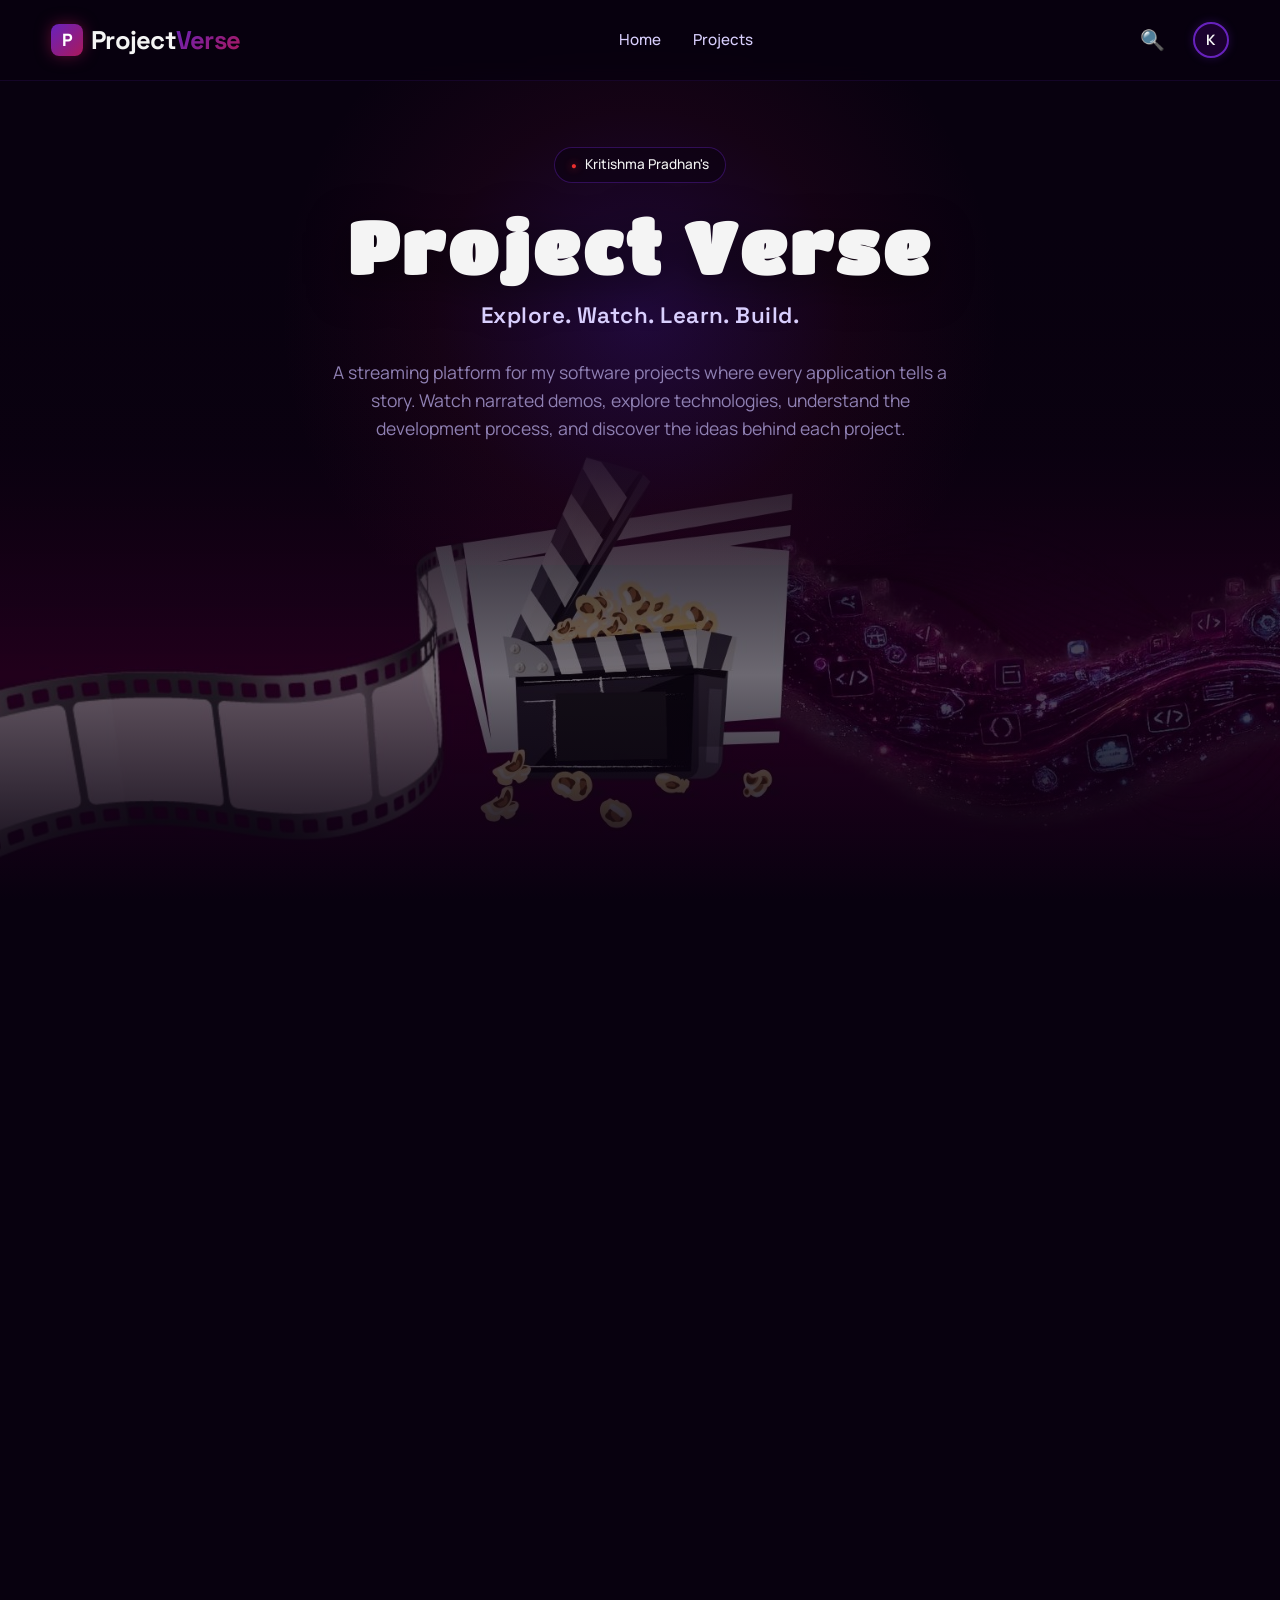
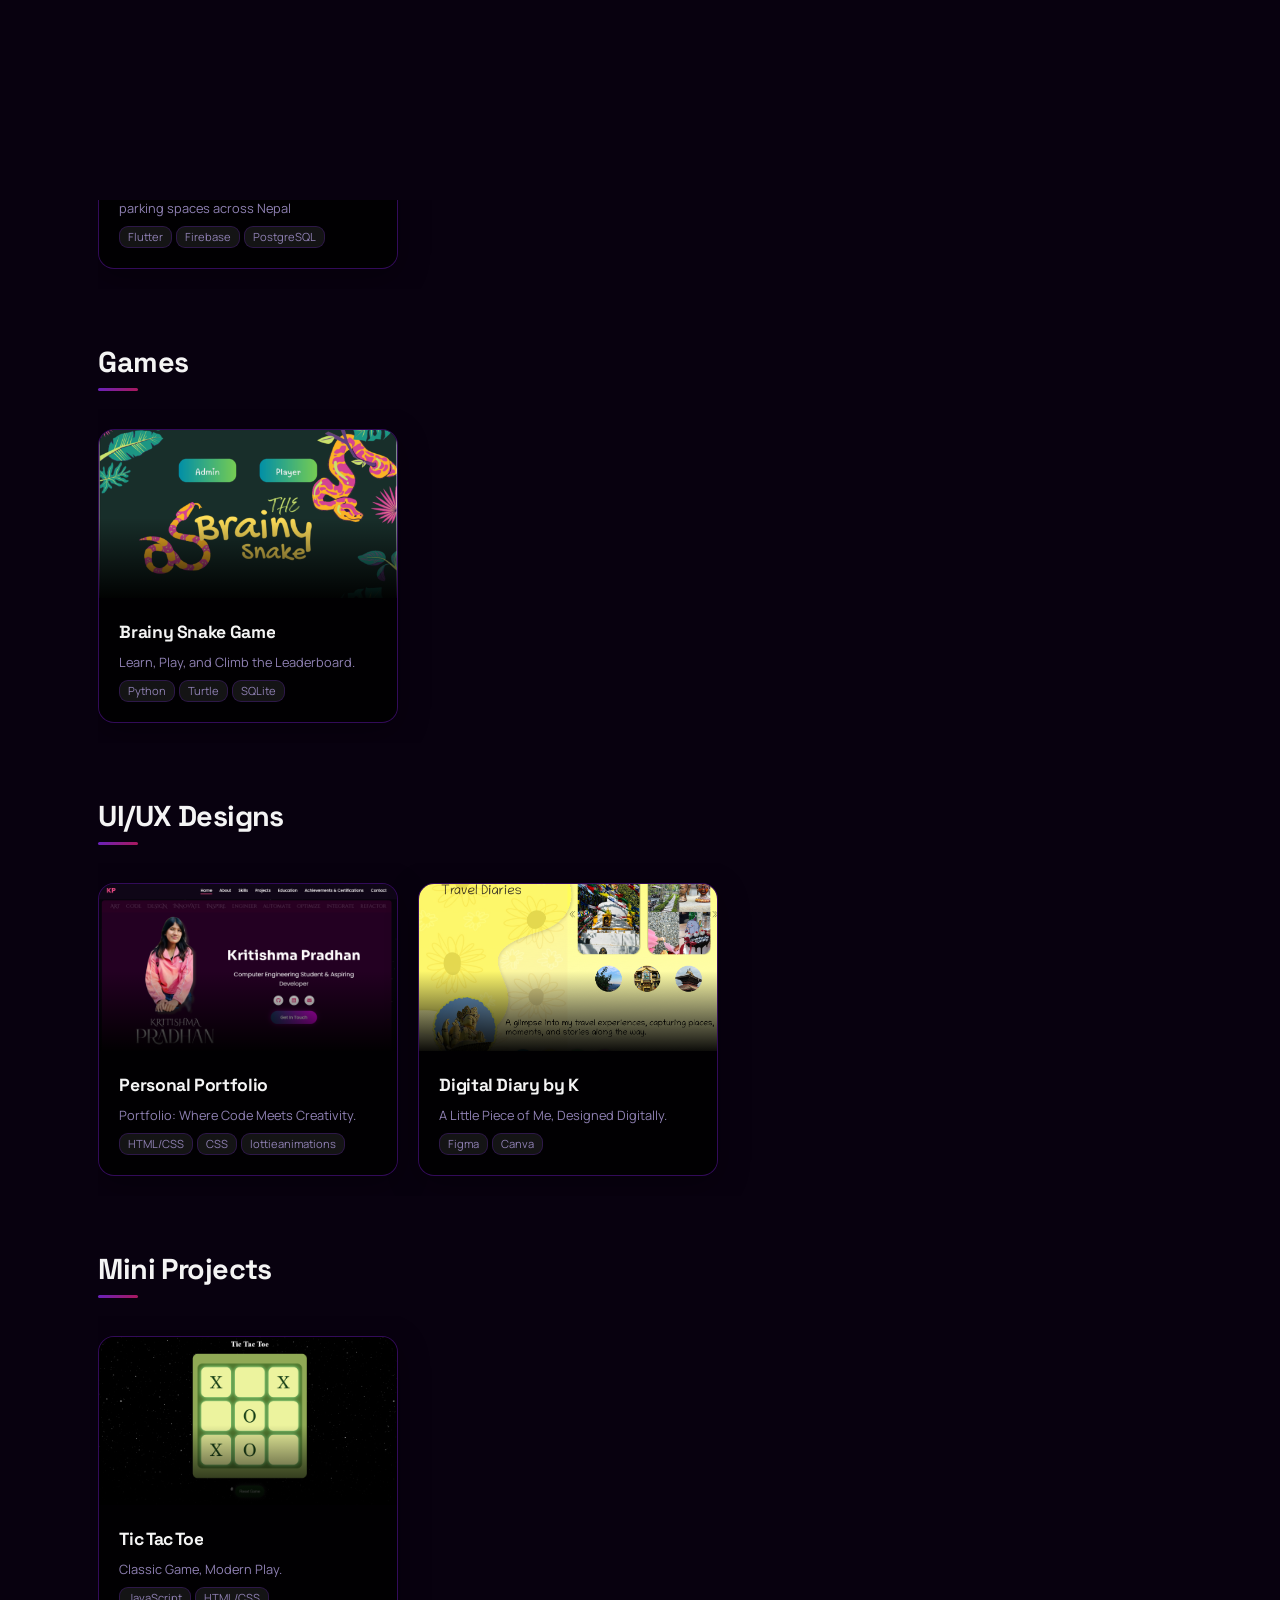
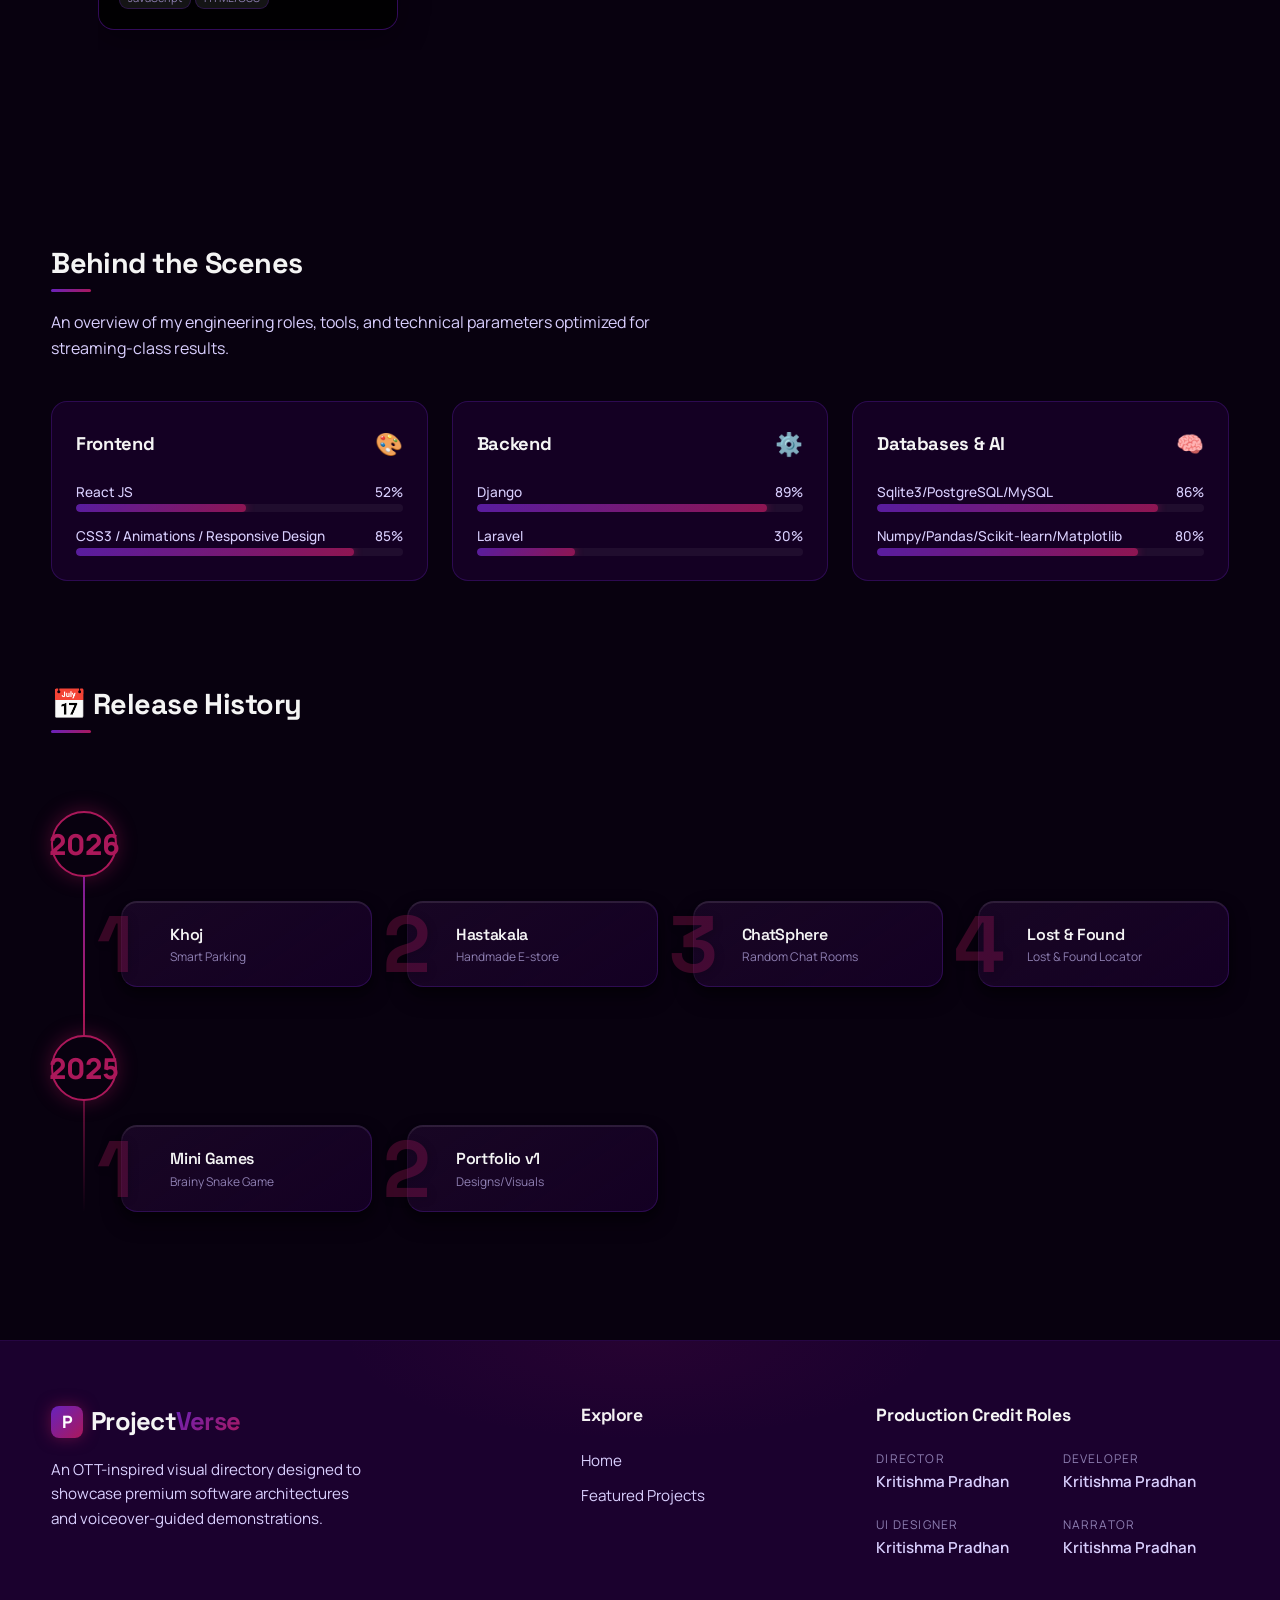
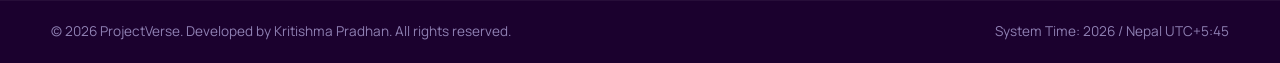
<file: index.html>
<!DOCTYPE html>
<html lang="en">
<head>
  <meta charset="UTF-8">
  <meta name="viewport" content="width=device-width, initial-scale=1.0">
  <meta name="description" content="ProjectVerse - A premium OTT-style software engineering portfolio by Kritishma Pradhan showcasing cinematic project demonstrations and voice narration.">
  <title>ProjectVerse - by K</title>
  
  <!-- CSS Stylesheets -->
  <link rel="stylesheet" href="css/style.css">
  <link rel="stylesheet" href="css/layout.css">
  <link rel="stylesheet" href="css/components.css">
  <link rel="stylesheet" href="css/animations.css">
  <link rel="stylesheet" href="css/responsive.css">
</head>
<body>

  <!-- Loading Animation Screen -->
  <div class="loader-screen" id="loaderScreen">
    <div class="loader-spinner"></div>
    <div class="loader-logo">PROJECTVERSE</div>
  </div>

  <!-- Header Navigation -->
  <header class="app-header" id="appHeader">
    <div class="nav-container">
      <a href="index.html" class="logo-link">
        <span class="logo-icon">P</span>
        <span>Project<span class="gradient-text">Verse</span></span>
      </a>

      <!-- Hamburger Menu for mobile screens -->
      <button class="menu-toggle" id="menuToggle" aria-label="Toggle Menu">☰</button>

      <ul class="nav-menu" id="navMenu">
        <li class="nav-item active"><a href="index.html">Home</a></li>
        <li class="nav-item"><a href="index.html#projects">Projects</a></li>
      </ul>

      <div class="nav-controls">
        <button class="search-trigger" aria-label="Open Search">🔍</button>
        <div class="profile-trigger" title="Director Profile">K</div>
      </div>
    </div>
  </header>

  <!-- Premium Homepage Cinematic Hero Banner -->
  <section class="home-premium-hero" id="hero">
    <div class="hero-bg-wrapper">
      <div class="hero-overlay-gradient"></div>
      <div class="hero-center-glow"></div>
      <img src="assets/homeBanner.jpg" alt="ProjectVerse Artwork" class="home-artwork-bg">
    </div>
    
    <div class="hero-content home-hero-content">
      <div class="hero-info animate-fade-in-up home-hero-info">
        <div class="premium-pill-badge">
          <span class="pill-dot">●</span> Kritishma Pradhan's
        </div>
        
        <h1 class="premium-title">Project Verse</h1>
        <h2 class="premium-tagline">Explore. Watch. Learn. Build.</h2>
        
        <p class="premium-desc">
          A streaming platform for my software projects where every application tells a story. Watch narrated demos, explore technologies, understand the development process, and discover the ideas behind each project.
        </p>
      </div>
    </div>
  </section>

  <!-- Categories & Projects Row -->
  <main class="section-container" id="projects" style="padding-top: 40px; scroll-margin-top: 80px;">
    <div class="rows-wrapper">
      
      <!-- Category Row: Web Applications -->
      <section class="category-row reveal">
        <h2 class="row-title">Web Applications</h2>
        <div class="cards-carousel-container">
          <button class="carousel-btn left" aria-label="Scroll left">&lt;&lt;</button>
          <div class="cards-carousel" id="webapps-carousel">
            <!-- Dynamic project cards go here -->
          </div>
          <button class="carousel-btn right" aria-label="Scroll right">&gt;&gt;</button>
        </div>
      </section>

      <!-- Category Row: Mobile Apps -->
      <section class="category-row reveal">
        <h2 class="row-title">Mobile Apps</h2>
        <div class="cards-carousel-container">
          <button class="carousel-btn left" aria-label="Scroll left">&lt;&lt;</button>
          <div class="cards-carousel" id="mobile-carousel">
            <!-- Dynamic project cards go here -->
          </div>
          <button class="carousel-btn right" aria-label="Scroll right">&gt;&gt;</button>
        </div>
      </section>

      <!-- Category Row: AI & Machine Learning -->
      <section class="category-row reveal">
        <h2 class="row-title">AI & Machine Learning</h2>
        <div class="cards-carousel-container">
          <button class="carousel-btn left" aria-label="Scroll left">&lt;&lt;</button>
          <div class="cards-carousel" id="ai-carousel">
            <!-- Dynamic project cards go here -->
          </div>
          <button class="carousel-btn right" aria-label="Scroll right">&gt;&gt;</button>
        </div>
      </section>

      <!-- Category Row: Games -->
      <section class="category-row reveal">
        <h2 class="row-title">Games</h2>
        <div class="cards-carousel-container">
          <button class="carousel-btn left" aria-label="Scroll left">&lt;&lt;</button>
          <div class="cards-carousel" id="games-carousel">
            <!-- Dynamic project cards go here -->
          </div>
          <button class="carousel-btn right" aria-label="Scroll right">&gt;&gt;</button>
        </div>
      </section>

      <!-- Category Row: UI/UX Designs -->
      <section class="category-row reveal">
        <h2 class="row-title">UI/UX Designs</h2>
        <div class="cards-carousel-container">
          <button class="carousel-btn left" aria-label="Scroll left">&lt;&lt;</button>
          <div class="cards-carousel" id="uiux-carousel">
            <!-- Dynamic project cards go here -->
          </div>
          <button class="carousel-btn right" aria-label="Scroll right">&gt;&gt;</button>
        </div>
      </section>

      <!-- Category Row: Mini Projects -->
      <section class="category-row reveal">
        <h2 class="row-title">Mini Projects</h2>
        <div class="cards-carousel-container">
          <button class="carousel-btn left" aria-label="Scroll left">◀</button>
          <div class="cards-carousel" id="mini-carousel">
            <!-- Dynamic project cards go here -->
          </div>
          <button class="carousel-btn right" aria-label="Scroll right">&gt;&gt;</button>
        </div>
      </section>

    </div>

    <!-- Behind the Scenes Section -->
    <section class="reveal" id="behindTheScenes" style="scroll-margin-top: 100px; margin-top: 60px;">
      <h2 class="row-title">Behind the Scenes</h2>
      <p style="color: var(--text-secondary); margin-bottom: 30px; max-width: 600px;">
        An overview of my engineering roles, tools, and technical parameters optimized for streaming-class results.
      </p>
      
      <div class="bts-grid">
        <!-- Frontend Development Details -->
        <div class="bts-item">
          <div class="bts-title-row">
            <h3 class="bts-subtitle">Frontend</h3>
            <span class="bts-icon">🎨</span>
          </div>
          <div class="progress-group">
            <div>
              <div class="progress-label-row">
                <span>React JS</span>
                <span>52%</span>
              </div>
              <div class="progress-bar-container">
                <div class="progress-fill" data-percent="52"></div>
              </div>
            </div>
            <div>
              <div class="progress-label-row">
                <span>CSS3 / Animations / Responsive Design</span>
                <span>85%</span>
              </div>
              <div class="progress-bar-container">
                <div class="progress-fill" data-percent="85"></div>
              </div>
            </div>
          </div>
        </div>

        <!-- Backend Development Details -->
        <div class="bts-item">
          <div class="bts-title-row">
            <h3 class="bts-subtitle">Backend</h3>
            <span class="bts-icon">⚙️</span>
          </div>
          <div class="progress-group">
            <div>
              <div class="progress-label-row">
                <span>Django</span>
                <span>89%</span>
              </div>
              <div class="progress-bar-container">
                <div class="progress-fill" data-percent="89"></div>
              </div>
            </div>
            <div>
              <div class="progress-label-row">
                <span>Laravel</span>
                <span>30%</span>
              </div>
              <div class="progress-bar-container">
                <div class="progress-fill" data-percent="30"></div>
              </div>
            </div>
          </div>
        </div>

        <!-- Databases Development Details -->
        <div class="bts-item">
          <div class="bts-title-row">
            <h3 class="bts-subtitle">Databases & AI</h3>
            <span class="bts-icon">🧠</span>
          </div>
          <div class="progress-group">
            <div>
              <div class="progress-label-row">
                <span>Sqlite3/PostgreSQL/MySQL</span>
                <span>86%</span>
              </div>
              <div class="progress-bar-container">
                <div class="progress-fill" data-percent="86"></div>
              </div>
            </div>
            <div>
              <div class="progress-label-row">
                <span>Numpy/Pandas/Scikit-learn/Matplotlib</span>
                <span>80%</span>
              </div>
              <div class="progress-bar-container">
                <div class="progress-fill" data-percent="80"></div>
              </div>
            </div>
          </div>
        </div>
      </div>
    </section>

    <!-- Release History Section -->
    <section class="reveal" id="releases" style="margin-top: 100px;">
      <h2 class="row-title">📅 Release History</h2>
      
      <div class="timeline-module">
        <!-- Year 2026 -->
        <div class="timeline-year-group">
          <div class="timeline-year-header">2026</div>
          <div class="timeline-nodes">
            
            <a href="projects/project.html?id=khoj" class="timeline-node-card">
              <div class="timeline-node-number">1</div>
              <div>
                <h4 class="timeline-node-title">Khoj</h4>
                <div style="font-size: 0.75rem; color: var(--text-muted);">Smart Parking</div>
              </div>
            </a>
            
            <a href="projects/project.html?id=hastakala" class="timeline-node-card">
              <div class="timeline-node-number">2</div>
              <div>
                <h4 class="timeline-node-title">Hastakala</h4>
                <div style="font-size: 0.75rem; color: var(--text-muted);">Handmade E-store</div>
              </div>
            </a>

            <a href="projects/project.html?id=chatsphere" class="timeline-node-card">
              <div class="timeline-node-number">3</div>
              <div>
                <h4 class="timeline-node-title">ChatSphere</h4>
                <div style="font-size: 0.75rem; color: var(--text-muted);">Random Chat Rooms</div>
              </div>
            </a>

            <a href="projects/project.html?id=lostfound" class="timeline-node-card">
              <div class="timeline-node-number">4</div>
              <div>
                <h4 class="timeline-node-title">Lost & Found</h4>
                <div style="font-size: 0.75rem; color: var(--text-muted);">Lost & Found Locator</div>
              </div>
            </a>

          </div>
        </div>

        <!-- Year 2025 -->
        <div class="timeline-year-group">
          <div class="timeline-year-header">2025</div>
          <div class="timeline-nodes">
            
            <div class="timeline-node-card" style="cursor: default;">
              <div class="timeline-node-number">1</div>
              <div>
                <h4 class="timeline-node-title">Mini Games</h4>
                <div style="font-size: 0.75rem; color: var(--text-muted);">Brainy Snake Game</div>
              </div>
            </div>

            <div class="timeline-node-card" style="cursor: default;">
              <div class="timeline-node-number">2</div>
              <div>
                <h4 class="timeline-node-title">Portfolio v1</h4>
                <div style="font-size: 0.75rem; color: var(--text-muted);">Designs/Visuals</div>
              </div>
            </div>

          </div>
        </div>
      </div>
    </section>
  </main>

  <!-- Client-Side Search Full Screen Modal -->
  <div class="search-fullscreen" id="searchFullscreen">
    <button class="search-close-btn" id="searchCloseBtn" aria-label="Close search">✕</button>
    
    <div class="search-header-box">
      <span class="search-icon-inside">🔍</span>
      <input type="text" class="search-input-field" id="searchInputField" placeholder="Search by project name, category, or stack tag...">
    </div>

    <!-- Filter Pills Selection Groups -->
    <div class="filter-group-wrapper">
      <span class="filter-group-title">Filter by Category</span>
      <div class="filter-elements" id="filterCategoryList"></div>
    </div>

    <div class="filter-group-wrapper">
      <span class="filter-group-title">Filter by Language</span>
      <div class="filter-elements" id="filterLanguageList"></div>
    </div>

    <div class="filter-group-wrapper">
      <span class="filter-group-title">Filter by Framework</span>
      <div class="filter-elements" id="filterFrameworkList"></div>
    </div>

    <div class="filter-group-wrapper">
      <span class="filter-group-title">Filter by Release Year</span>
      <div class="filter-elements" id="filterYearList"></div>
    </div>

    <!-- Results Area -->
    <section class="search-results-section">
      <h3 class="search-results-heading" id="searchResultsHeading">All Catalog Projects</h3>
      <div class="search-results-grid" id="searchResultsGrid">
        <!-- Matching project lists go here -->
      </div>
    </section>
  </div>

  <!-- Ambient Custom Video Player Overlay -->
  <div class="video-modal" id="videoModal">
    <div class="modal-container">
      <button class="modal-close" onclick="window.closeVideoModal()">&times;</button>
      
      <div class="custom-player" id="customPlayerFrame">
        <video id="customPlayerVideo" preload="metadata"></video>
        
        <!-- Custom Controls Overlay -->
        <div class="player-controls-bar">
          <div class="progress-timeline" id="progressTimeline">
            <div class="progress-playhead" id="progressPlayhead"></div>
          </div>
          <div class="player-buttons">
            <div class="player-controls-left">
              <button class="player-btn" id="playerPlayPause">▶</button>
              <button class="player-btn" id="playerMute">🔊</button>
              <div class="time-display" id="playerTimeDisplay">0:00 / 0:00</div>
            </div>
            <div class="player-controls-right">
              <button class="player-btn" id="playerFullscreen" title="Full Screen" style="font-size: 1.25rem;">⛶</button>
              <button class="player-btn" id="playerBack" title="Back to Project" style="margin-left: 10px;">✖</button>
            </div>
          </div>
        </div>
      </div>
    </div>
  </div>

  <!-- Footer block -->
  <footer class="app-footer">
    <div class="footer-content">
      <div class="footer-brand">
        <a href="index.html" class="logo-link">
          <span class="logo-icon">P</span>
          <span>Project<span class="gradient-text">Verse</span></span>
        </a>
        <p class="footer-desc">
          An OTT-inspired visual directory designed to showcase premium software architectures and voiceover-guided demonstrations.
        </p>
      </div>

      <div class="footer-links-group">
        <h4 class="footer-links-title">Explore</h4>
        <ul class="footer-links">
          <li><a href="index.html">Home</a></li>
          <li><a href="index.html#projects">Featured Projects</a></li>
        </ul>
      </div>

      <div class="footer-links-group">
        <h4 class="footer-links-title">Production Credit Roles</h4>
        <div class="credits-grid">
          <div>
            <div class="credit-role">Director</div>
            <div class="credit-name">Kritishma Pradhan</div>
          </div>
          <div>
            <div class="credit-role">Developer</div>
            <div class="credit-name">Kritishma Pradhan</div>
          </div>
          <div>
            <div class="credit-role">UI Designer</div>
            <div class="credit-name">Kritishma Pradhan</div>
          </div>
          <div>
            <div class="credit-role">Narrator</div>
            <div class="credit-name">Kritishma Pradhan</div>
          </div>
        </div>
      </div>
    </div>

    <div class="footer-bottom">
      <p>&copy; 2026 ProjectVerse. Developed by Kritishma Pradhan. All rights reserved.</p>
      <p>System Time: 2026 / Nepal UTC+5:45</p>
    </div>
  </footer>

  <!-- Loader Scripts -->
  <script src="js/projects.js"></script>
  <script src="js/player.js"></script>
  <script src="js/search.js"></script>
  <script src="js/filters.js"></script>
  <script src="js/animations.js"></script>
  <script src="js/app.js"></script>
</body>
</html>
</file>
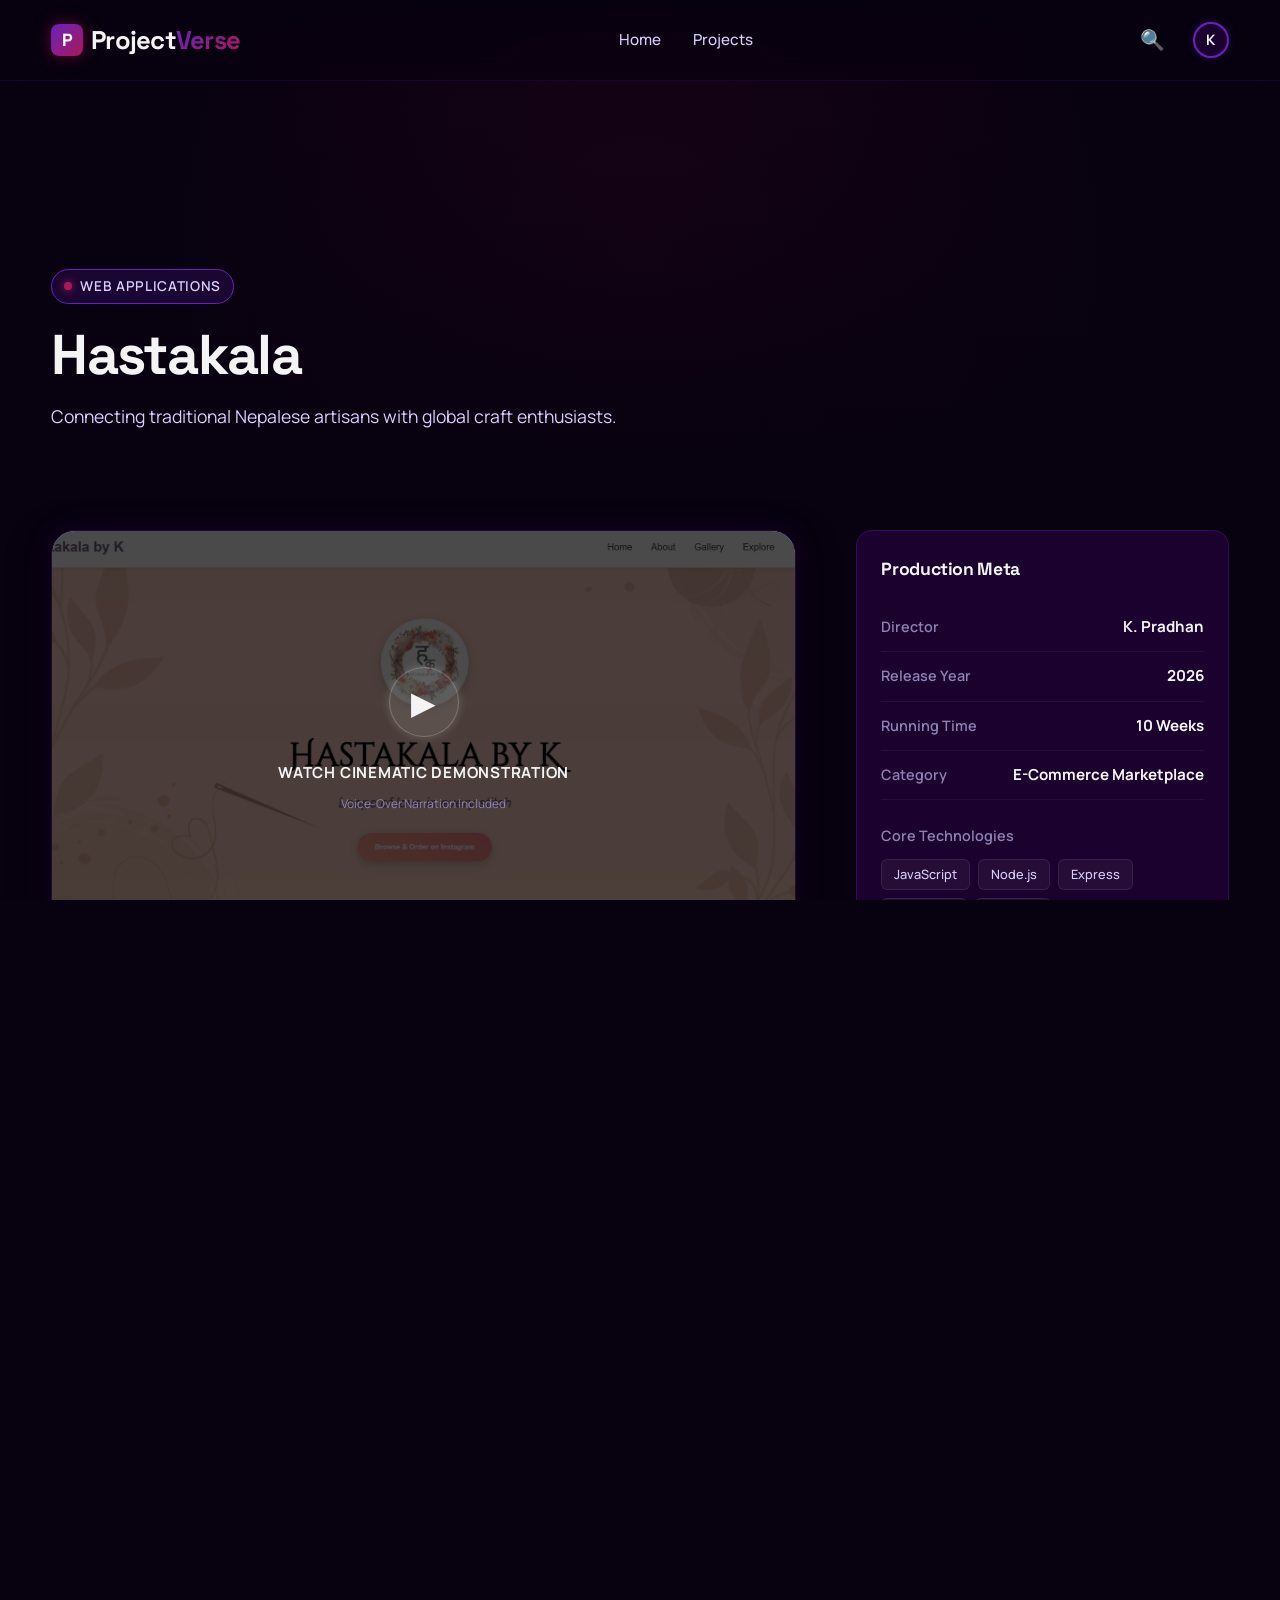
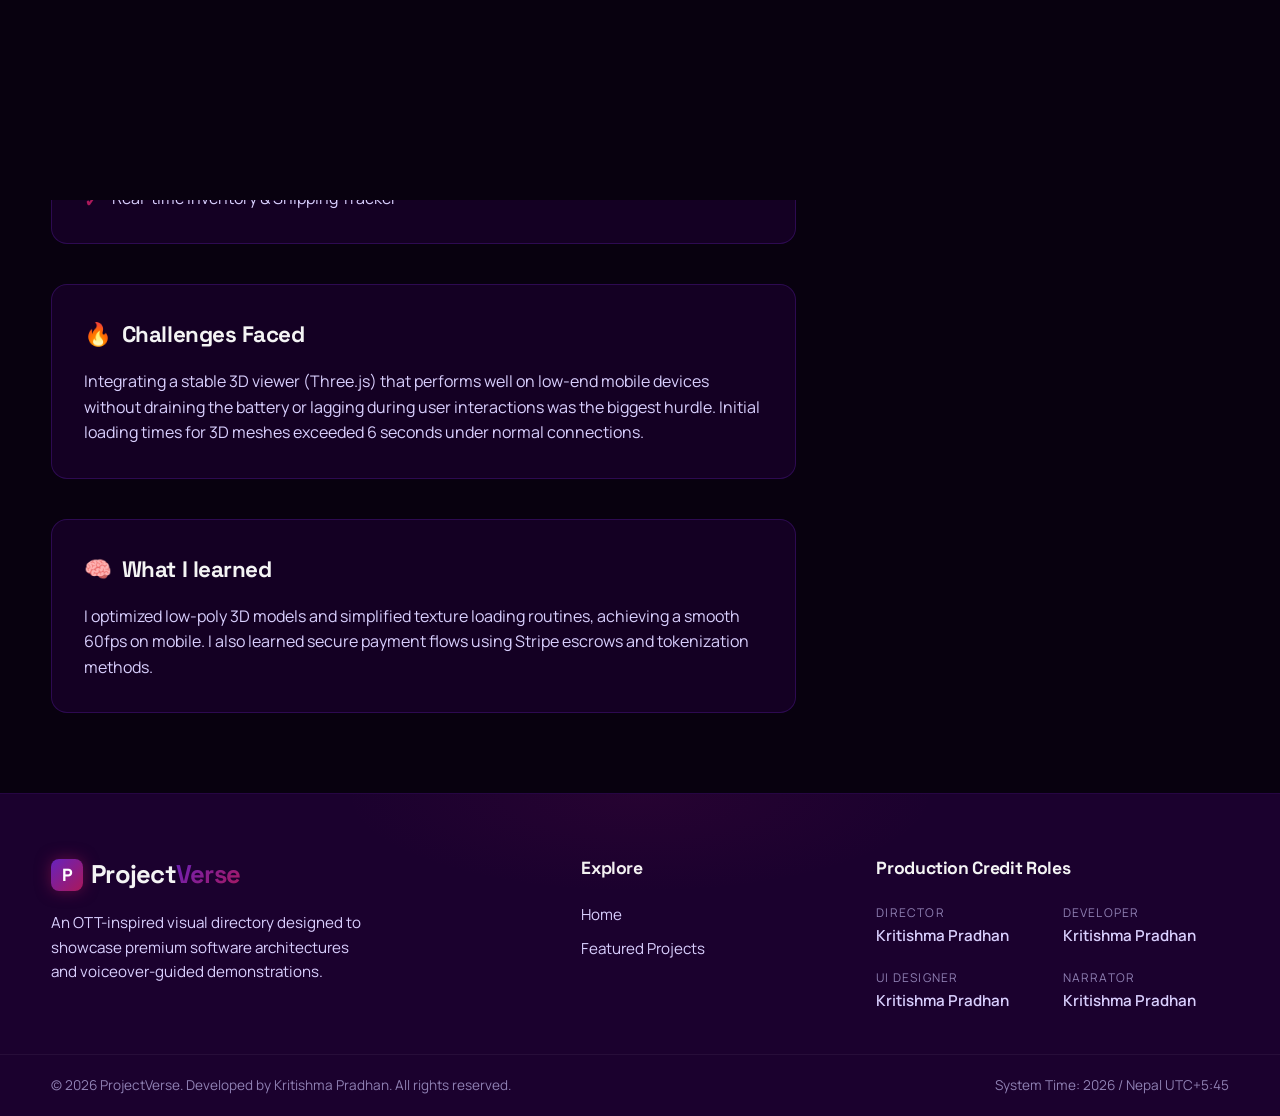
<file: projects/hastakala.html>
<!DOCTYPE html>
<html lang="en">
<head>
  <meta charset="UTF-8">
  <meta name="viewport" content="width=device-width, initial-scale=1.0">
  <meta name="description" content="Production Details for Hastakala. Connecting traditional Nepalese artisans with global craft enthusiasts.">
  <title>Hastakala - ProjectVerse</title>
  
  <link rel="stylesheet" href="../css/style.css">
  <link rel="stylesheet" href="../css/layout.css">
  <link rel="stylesheet" href="../css/components.css">
  <link rel="stylesheet" href="../css/animations.css">
  <link rel="stylesheet" href="../css/responsive.css">
</head>
<body>

  <!-- Loading Animation Screen -->
  <div class="loader-screen" id="loaderScreen">
    <div class="loader-spinner"></div>
    <div class="loader-logo">PROJECTVERSE</div>
  </div>

  <!-- Header Navigation -->
  <header class="app-header scrolled" id="appHeader">
    <div class="nav-container">
      <a href="../index.html" class="logo-link">
        <span class="logo-icon">P</span>
        <span>Project<span class="gradient-text">Verse</span></span>
      </a>

      <!-- Hamburger Menu for mobile screens -->
      <button class="menu-toggle" id="menuToggle" aria-label="Toggle Menu">☰</button>

      <ul class="nav-menu" id="navMenu">
        <li class="nav-item"><a href="../index.html">Home</a></li>
        <li class="nav-item"><a href="../index.html#projects">Projects</a></li>
      </ul>

      <div class="nav-controls">
        <button class="search-trigger" aria-label="Open Search">🔍</button>
        <div class="profile-trigger">K</div>
      </div>
    </div>
  </header>

  <!-- Large Subpage Cinematic Hero -->
  <section class="detail-hero" id="hero" style="background: linear-gradient(to top, var(--bg-color) 0%, rgba(8,1,15,0.4) 100%), radial-gradient(circle at center, rgba(171, 24, 90, 0.2) 0%, transparent 70%);">
    <div class="detail-hero-content animate-fade-in-up">
      <div class="hero-tag">
        <span class="hero-tag-dot"></span>
        <span>WEB APPLICATIONS</span>
      </div>
      <h1 class="hero-title">Hastakala</h1>
      <p class="hero-desc" style="max-width: 700px; margin-bottom: 0;">Connecting traditional Nepalese artisans with global craft enthusiasts.</p>
    </div>
  </section>

  <!-- Project Split-layout -->
  <main class="section-container" style="padding-top: 20px;">
    <div class="detail-layout-grid reveal">
      
      <!-- Left side: Description blocks -->
      <div class="detail-main-flow">
        
        <!-- Video demonstration wrap -->
        <div class="detail-video-wrapper">
          <div class="custom-player" style="aspect-ratio: 16/9; position: relative;">
            <div class="poster-placeholder" style="cursor: pointer; background: linear-gradient(rgba(0, 0, 0, 0.708), rgba(0, 0, 0, 0.697)), url('../images/posters/hastakala.png') center/cover no-repeat;" onclick="window.openVideoModal('../videos/demos/hastakala.mp4')">
              <div class="overlay-play" style="width: 70px; height: 70px; border-radius: 50%; display: flex; align-items: center; justify-content: center; font-size: 2rem; box-shadow: 0 0 10px rgba(255, 255, 255, 0.197);background: rgba(255, 255, 255, 0.1);">▶</div>
              <span style="font-size: 0.95rem; font-weight: 700; margin-top: 16px; color: var(--text-primary); letter-spacing: 0.05em;">WATCH CINEMATIC DEMONSTRATION</span>
              <span style="font-size: 0.75rem; color: var(--text-muted);">Voice-Over Narration Included</span>
            </div>
          </div>
        </div>

        <section class="detail-section-block">
          <h2 class="detail-block-title"><span>🎬</span> Overview</h2>
          <p style="color: var(--text-secondary); margin-bottom: 16px;">
            Hastakala is a premium e-commerce marketplace dedicated to traditional handmade crafts. The platform empowers local artisans by giving them a direct-to-consumer store, cutting out middle-men, and providing secure escrow payment options alongside rich, interactive storytelling about the origins of each craft.
          </p>
        </section>

        <section class="detail-section-block">
          <h2 class="detail-block-title"><span>⚠️</span> Problem Statement</h2>
          <p style="color: var(--text-secondary);">
            Indigenous artisans often live in remote areas with limited access to modern digital commerce, leaving them dependent on local middlemen who take high commissions. Furthermore, buyers lack transparency regarding the authenticity and ethical sourcing of traditional crafts.
          </p>
        </section>

        <section class="detail-section-block">
          <h2 class="detail-block-title"><span>✨</span> Key Features</h2>
          <ul class="detail-features-list">
            <li>Artisan Shopfronts & Bio Pages</li>
            <li>Interactive Provenance Map (Origin of Materials)</li>
            <li>Multi-currency & Escrow Payment Gateway</li>
            <li>Dynamic AR Viewer for Crafts & Pottery</li>
            <li>Real-time Inventory & Shipping Tracker</li>
          </ul>
        </section>

        <section class="detail-section-block">
          <h2 class="detail-block-title"><span>🔥</span> Challenges Faced</h2>
          <p style="color: var(--text-secondary);">
            Integrating a stable 3D viewer (Three.js) that performs well on low-end mobile devices without draining the battery or lagging during user interactions was the biggest hurdle. Initial loading times for 3D meshes exceeded 6 seconds under normal connections.
          </p>
        </section>

        <section class="detail-section-block">
          <h2 class="detail-block-title"><span>🧠</span> What I learned</h2>
          <p style="color: var(--text-secondary);">
            I optimized low-poly 3D models and simplified texture loading routines, achieving a smooth 60fps on mobile. I also learned secure payment flows using Stripe escrows and tokenization methods.
          </p>
        </section>
      </div>

      <!-- Right side: Sidebar metadata details -->
      <div class="detail-sidebar">
        
        <div class="sidebar-meta-card">
          <h3 style="font-size: 1.1rem; margin-bottom: 20px; font-weight: 750;">Production Meta</h3>
          
          <div class="meta-row">
            <span class="meta-label">Director</span>
            <span class="meta-val">K. Pradhan</span>
          </div>
          <div class="meta-row">
            <span class="meta-label">Release Year</span>
            <span class="meta-val">2026</span>
          </div>
          <div class="meta-row">
            <span class="meta-label">Running Time</span>
            <span class="meta-val">10 Weeks</span>
          </div>
          <div class="meta-row">
            <span class="meta-label">Category</span>
            <span class="meta-val">E-Commerce Marketplace</span>
          </div>
          
          <div style="margin-top: 24px;">
            <span class="meta-label" style="display: block; margin-bottom: 12px;">Core Technologies</span>
            <div class="tech-stack-row">
              <span class="tech-badge">JavaScript</span>
              <span class="tech-badge">Node.js</span>
              <span class="tech-badge">Express</span>
              <span class="tech-badge">MongoDB</span>
              <span class="tech-badge">Three.js</span>
            </div>
          </div>
        </div>

        <div style="display: flex; flex-direction: column; gap: 16px;">
          <a href="https://github.com/KritishmaPradhan/hastakala" target="_blank" class="btn btn-primary" style="width: 100%;">
            <span>🐙</span> GitHub Repository
          </a>
          <a href="https://hastakala.example.com" target="_blank" class="btn btn-secondary" style="width: 100%;">
            <span>🚀</span> Launch Production
          </a>
        </div>

      </div>
    </div>
  </main>

  <!-- Client-Side Search Full Screen Modal -->
  <div class="search-fullscreen" id="searchFullscreen">
    <button class="search-close-btn" id="searchCloseBtn" aria-label="Close search">✕</button>
    <div class="search-header-box">
      <span class="search-icon-inside">🔍</span>
      <input type="text" class="search-input-field" id="searchInputField" placeholder="Search by project name, category, or stack tag...">
    </div>
    <div class="filter-group-wrapper">
      <span class="filter-group-title">Filter by Category</span>
      <div class="filter-elements" id="filterCategoryList"></div>
    </div>
    <div class="filter-group-wrapper">
      <span class="filter-group-title">Filter by Language</span>
      <div class="filter-elements" id="filterLanguageList"></div>
    </div>
    <div class="filter-group-wrapper">
      <span class="filter-group-title">Filter by Framework</span>
      <div class="filter-elements" id="filterFrameworkList"></div>
    </div>
    <div class="filter-group-wrapper">
      <span class="filter-group-title">Filter by Release Year</span>
      <div class="filter-elements" id="filterYearList"></div>
    </div>
    <section class="search-results-section">
      <h3 class="search-results-heading" id="searchResultsHeading">All Catalog Projects</h3>
      <div class="search-results-grid" id="searchResultsGrid"></div>
    </section>
  </div>

  <!-- Ambient Custom Video Player Overlay -->
  <div class="video-modal" id="videoModal">
    <div class="modal-container">
      <button class="modal-close" onclick="window.closeVideoModal()">&times;</button>
      <div class="custom-player" id="customPlayerFrame">
        <video id="customPlayerVideo" preload="metadata"></video>
        <div class="player-controls-bar">
          <div class="progress-timeline" id="progressTimeline">
            <div class="progress-playhead" id="progressPlayhead"></div>
          </div>
          <div class="player-buttons">
            <div class="player-controls-left">
              <button class="player-btn" id="playerPlayPause">▶</button>
              <button class="player-btn" id="playerMute">🔊</button>
              <div class="time-display" id="playerTimeDisplay">0:00 / 0:00</div>
            </div>
            <div class="player-controls-right">
              <button class="player-btn" id="playerFullscreen" title="Full Screen" style="font-size: 1.25rem;">⛶</button>
              <button class="player-btn" id="playerBack" title="Back to Project" style="margin-left: 10px;">✖</button>
            </div>
          </div>
        </div>
      </div>
    </div>
  </div>

  <!-- Footer block -->
  <footer class="app-footer">
    <div class="footer-content">
      <div class="footer-brand">
        <a href="../index.html" class="logo-link">
          <span class="logo-icon">P</span>
          <span>Project<span class="gradient-text">Verse</span></span>
        </a>
        <p class="footer-desc">
          An OTT-inspired visual directory designed to showcase premium software architectures and voiceover-guided demonstrations.
        </p>
      </div>

      <div class="footer-links-group">
        <h4 class="footer-links-title">Explore</h4>
        <ul class="footer-links">
          <li><a href="../index.html">Home</a></li>
          <li><a href="../index.html#projects">Featured Projects</a></li>
        </ul>
      </div>

      <div class="footer-links-group">
        <h4 class="footer-links-title">Production Credit Roles</h4>
        <div class="credits-grid">
          <div>
            <div class="credit-role">Director</div>
            <div class="credit-name">Kritishma Pradhan</div>
          </div>
          <div>
            <div class="credit-role">Developer</div>
            <div class="credit-name">Kritishma Pradhan</div>
          </div>
          <div>
            <div class="credit-role">UI Designer</div>
            <div class="credit-name">Kritishma Pradhan</div>
          </div>
          <div>
            <div class="credit-role">Narrator</div>
            <div class="credit-name">Kritishma Pradhan</div>
          </div>
        </div>
      </div>
    </div>

    <div class="footer-bottom">
      <p>&copy; 2026 ProjectVerse. Developed by Kritishma Pradhan. All rights reserved.</p>
      <p>System Time: 2026 / Nepal UTC+5:45</p>
    </div>
  </footer>

  <!-- Scripts -->
  <script src="../js/projects.js"></script>
  <script src="../js/player.js"></script>
  <script src="../js/search.js"></script>
  <script src="../js/filters.js"></script>
  <script src="../js/animations.js"></script>
  <script src="../js/app.js"></script>
</body>
</html>
</file>
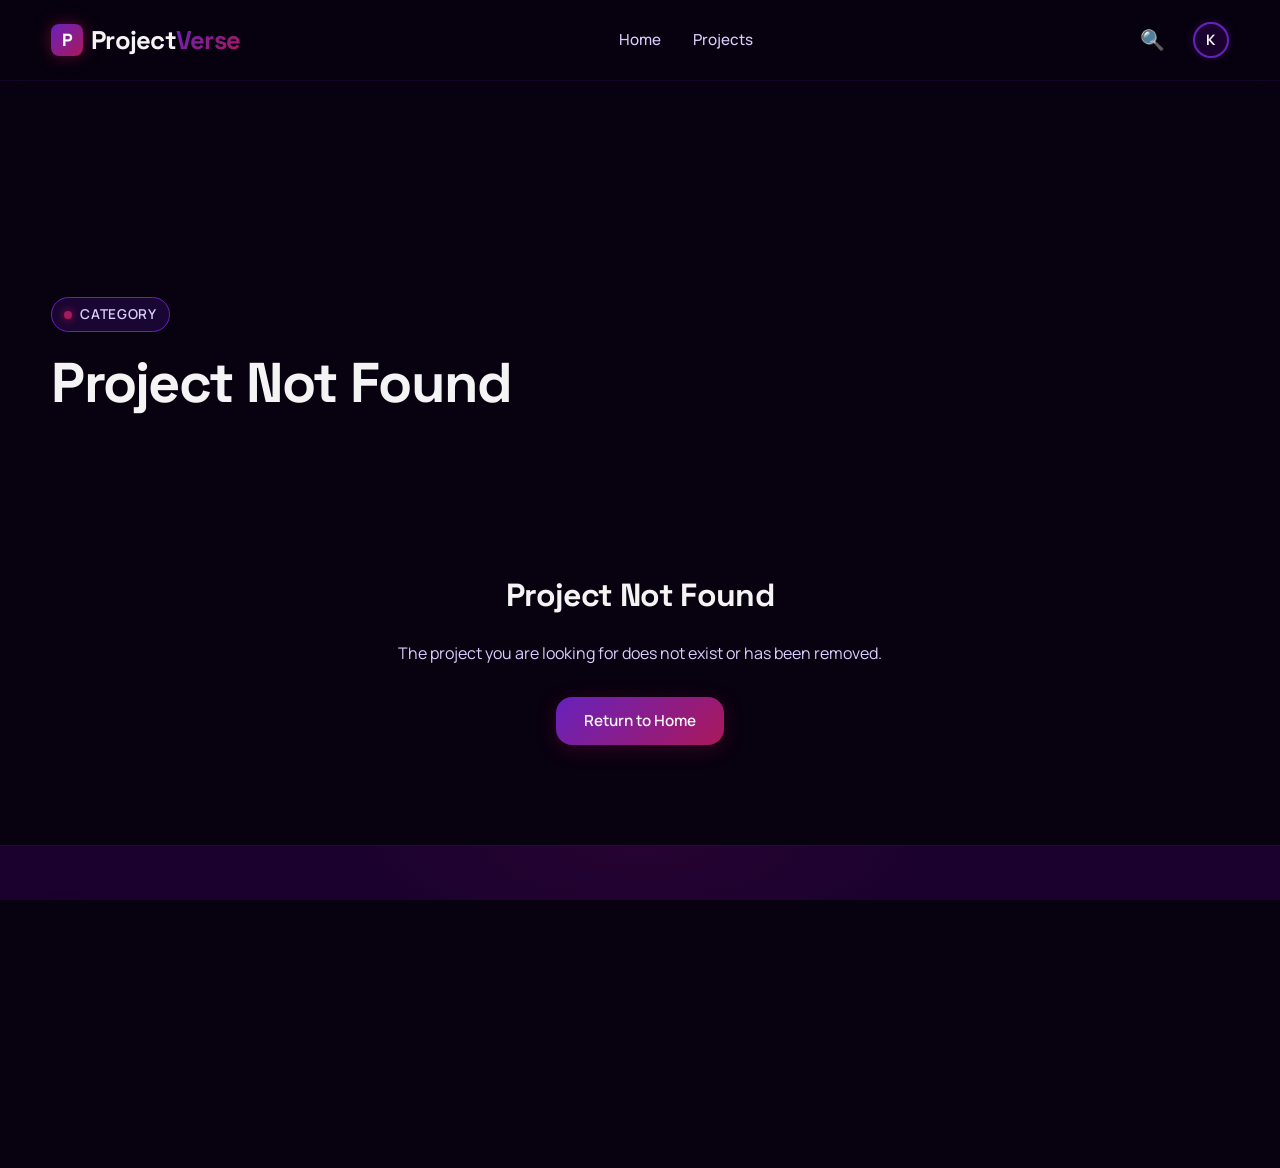
<file: projects/project.html>
<!DOCTYPE html>
<html lang="en">
<head>
  <meta charset="UTF-8">
  <meta name="viewport" content="width=device-width, initial-scale=1.0">
  <meta name="description" content="Project Details on ProjectVerse">
  <title>Project Details - ProjectVerse</title>
  
  <link rel="stylesheet" href="../css/style.css">
  <link rel="stylesheet" href="../css/layout.css">
  <link rel="stylesheet" href="../css/components.css">
  <link rel="stylesheet" href="../css/animations.css">
  <link rel="stylesheet" href="../css/responsive.css">
</head>
<body>

  <!-- Loading Animation Screen -->
  <div class="loader-screen" id="loaderScreen">
    <div class="loader-spinner"></div>
    <div class="loader-logo">PROJECTVERSE</div>
  </div>

  <!-- Header Navigation -->
  <header class="app-header scrolled" id="appHeader">
    <div class="nav-container">
      <a href="../index.html" class="logo-link">
        <span class="logo-icon">P</span>
        <span>Project<span class="gradient-text">Verse</span></span>
      </a>

      <!-- Hamburger Menu for mobile screens -->
      <button class="menu-toggle" id="menuToggle" aria-label="Toggle Menu">☰</button>

      <ul class="nav-menu" id="navMenu">
        <li class="nav-item"><a href="../index.html">Home</a></li>
        <li class="nav-item"><a href="../index.html#projects">Projects</a></li>
      </ul>

      <div class="nav-controls">
        <button class="search-trigger" aria-label="Open Search">🔍</button>
        <div class="profile-trigger">K</div>
      </div>
    </div>
  </header>

  <!-- Large Subpage Cinematic Hero -->
  <section class="detail-hero" id="hero" style="background: linear-gradient(to top, var(--bg-color) 0%, rgba(8,1,15,0.4) 100%), var(--bg-color);">
    <div class="detail-hero-content animate-fade-in-up">
      <div class="hero-tag">
        <span class="hero-tag-dot"></span>
        <span id="projCategory">CATEGORY</span>
      </div>
      <h1 class="hero-title" id="projTitle">Loading...</h1>
      <p class="hero-desc" id="projTagline" style="max-width: 700px; margin-bottom: 0;"></p>
    </div>
  </section>

  <!-- Project Split-layout -->
  <main class="section-container" style="padding-top: 20px;" id="mainContent" style="display: none;">
    <div class="detail-layout-grid reveal">
      
      <!-- Left side: Description blocks -->
      <div class="detail-main-flow">
        
        <!-- Video demonstration wrap -->
        <div class="detail-video-wrapper">
          <div class="custom-player" style="aspect-ratio: 16/9; position: relative;">
            <div class="poster-placeholder" id="projPoster" style="cursor: pointer; background: center/cover no-repeat;">
              <div class="overlay-play" style="width: 70px; height: 70px; border-radius: 50%; display: flex; align-items: center; justify-content: center; font-size: 2rem; box-shadow: 0 0 10px rgba(255, 255, 255, 0.197);background: rgba(255, 255, 255, 0.1);">▶</div>
              <span style="font-size: 0.95rem; font-weight: 700; margin-top: 16px; color: var(--text-primary); letter-spacing: 0.05em;">WATCH DEMONSTRATION</span>
            </div>
          </div>
        </div>

        <section class="detail-section-block">
          <h2 class="detail-block-title"><span>🎬</span> Overview</h2>
          <p style="color: var(--text-secondary); margin-bottom: 16px;" id="projDescription"></p>
        </section>

        <section class="detail-section-block">
          <h2 class="detail-block-title"><span>⚠️</span> Problem Statement</h2>
          <p style="color: var(--text-secondary);" id="projProblem"></p>
        </section>

        <section class="detail-section-block">
          <h2 class="detail-block-title"><span>✨</span> Key Features</h2>
          <ul class="detail-features-list" id="projFeatures"></ul>
        </section>

        <section class="detail-section-block" id="projChallengesSection">
          <h2 class="detail-block-title"><span>🔥</span> Challenges Faced</h2>
          <p style="color: var(--text-secondary);" id="projChallenges"></p>
        </section>
      </div>

      <!-- Right side: Sidebar metadata details -->
      <div class="detail-sidebar">
        
        <div class="sidebar-meta-card">
          <h3 style="font-size: 1.1rem; margin-bottom: 20px; font-weight: 750;">Production Meta</h3>
          
          <div class="meta-row">
            <span class="meta-label">Director</span>
            <span class="meta-val">K. Pradhan</span>
          </div>
          <div class="meta-row">
            <span class="meta-label">Release Year</span>
            <span class="meta-val" id="projYear"></span>
          </div>
          <div class="meta-row">
            <span class="meta-label">Running Time</span>
            <span class="meta-val" id="projDuration"></span>
          </div>
          <div class="meta-row">
            <span class="meta-label">Language</span>
            <span class="meta-val" id="projLanguage"></span>
          </div>
          <div class="meta-row">
            <span class="meta-label">Framework</span>
            <span class="meta-val" id="projFramework"></span>
          </div>
          
          <div style="margin-top: 24px;">
            <span class="meta-label" style="display: block; margin-bottom: 12px;">Core Technologies</span>
            <div class="tech-stack-row" id="projTechStack"></div>
          </div>
        </div>

        <div style="display: flex; flex-direction: column; gap: 16px;">
          <a href="#" target="_blank" class="btn btn-primary" id="projGithub" style="width: 100%; display: none;">
            <span>🐙</span> GitHub Repository
          </a>
        </div>
        <div style="display: flex; flex-direction: column; gap: 16px;">
          <a href="#" target="_blank" class="btn btn-primary" id="projLive" style="width: 100%; display: none;">
            <span>🌐</span> Live Demo
          </a>
        </div>

      </div>
    </div>
  </main>

  <!-- Error Message Container -->
  <main class="section-container" style="padding-top: 100px; padding-bottom: 100px; text-align: center; display: none;" id="errorContainer">
    <h2 style="font-size: 2rem; margin-bottom: 20px;">Project Not Found</h2>
    <p style="color: var(--text-secondary); margin-bottom: 30px;">The project you are looking for does not exist or has been removed.</p>
    <a href="../index.html" class="btn btn-primary">Return to Home</a>
  </main>

  <!-- Client-Side Search Full Screen Modal -->
  <div class="search-fullscreen" id="searchFullscreen">
    <!-- Search modal unchanged -->
    <button class="search-close-btn" id="searchCloseBtn" aria-label="Close search">✕</button>
    <div class="search-header-box">
      <span class="search-icon-inside">🔍</span>
      <input type="text" class="search-input-field" id="searchInputField" placeholder="Search by project name, category, or stack tag...">
    </div>
    <div class="filter-group-wrapper">
      <span class="filter-group-title">Filter by Category</span>
      <div class="filter-elements" id="filterCategoryList"></div>
    </div>
    <div class="filter-group-wrapper">
      <span class="filter-group-title">Filter by Language</span>
      <div class="filter-elements" id="filterLanguageList"></div>
    </div>
    <div class="filter-group-wrapper">
      <span class="filter-group-title">Filter by Framework</span>
      <div class="filter-elements" id="filterFrameworkList"></div>
    </div>
    <div class="filter-group-wrapper">
      <span class="filter-group-title">Filter by Release Year</span>
      <div class="filter-elements" id="filterYearList"></div>
    </div>
    <section class="search-results-section">
      <h3 class="search-results-heading" id="searchResultsHeading">All Catalog Projects</h3>
      <div class="search-results-grid" id="searchResultsGrid"></div>
    </section>
  </div>

  <!-- Ambient Custom Video Player Overlay -->
  <div class="video-modal" id="videoModal">
    <div class="modal-container">
      <button class="modal-close" onclick="window.closeVideoModal()">&times;</button>
      <div class="custom-player" id="customPlayerFrame">
        <video id="customPlayerVideo" preload="metadata"></video>
        <div class="player-controls-bar">
          <div class="progress-timeline" id="progressTimeline">
            <div class="progress-playhead" id="progressPlayhead"></div>
          </div>
          <div class="player-buttons">
            <div class="player-controls-left">
              <button class="player-btn" id="playerPlayPause">▶</button>
              <button class="player-btn" id="playerMute">🔊</button>
              <div class="time-display" id="playerTimeDisplay">0:00 / 0:00</div>
            </div>
            <div class="player-controls-right">
              <button class="player-btn" id="playerFullscreen" title="Full Screen" style="font-size: 1.25rem;">⛶</button>
              <button class="player-btn" id="playerBack" title="Back to Project" style="margin-left: 10px;">✖</button>
            </div>
          </div>
        </div>
      </div>
    </div>
  </div>

  <!-- Footer block -->
  <footer class="app-footer">
    <div class="footer-content">
      <div class="footer-brand">
        <a href="../index.html" class="logo-link">
          <span class="logo-icon">P</span>
          <span>Project<span class="gradient-text">Verse</span></span>
        </a>
        <p class="footer-desc">
          An OTT-inspired visual directory designed to showcase premium software architectures and voiceover-guided demonstrations.
        </p>
      </div>

      <div class="footer-links-group">
        <h4 class="footer-links-title">Explore</h4>
        <ul class="footer-links">
          <li><a href="../index.html">Home</a></li>
          <li><a href="../index.html#projects">Featured Projects</a></li>
        </ul>
      </div>

      <div class="footer-links-group">
        <h4 class="footer-links-title">Production Credit Roles</h4>
        <div class="credits-grid">
          <div><div class="credit-role">Director</div><div class="credit-name">Kritishma Pradhan</div></div>
          <div><div class="credit-role">Developer</div><div class="credit-name">Kritishma Pradhan</div></div>
          <div><div class="credit-role">UI Designer</div><div class="credit-name">Kritishma Pradhan</div></div>
          <div><div class="credit-role">Narrator</div><div class="credit-name">Kritishma Pradhan</div></div>
        </div>
      </div>
    </div>
    <div class="footer-bottom">
      <p>&copy; 2026 ProjectVerse. Developed by Kritishma Pradhan. All rights reserved.</p>
    </div>
  </footer>

  <!-- Scripts -->
  <script src="../js/projects.js"></script>
  <script src="../js/player.js"></script>
  <script src="../js/search.js"></script>
  <script src="../js/filters.js"></script>
  <script src="../js/animations.js"></script>
  <script src="../js/app.js"></script>
  <script src="../js/project-detail.js"></script>
</body>
</html>
</file>
<file: css/style.css>
/* style.css - Global Styles & Design Tokens */
@import url('https://fonts.googleapis.com/css2?family=Space+Grotesk:wght@300;400;500;600;700&family=Manrope:wght@300;400;500;600;700;800&family=Titan+One&display=swap');

:root {
  --bg-color: #08010F;
  --bg-secondary: #1B012E;
  --card-bg: rgba(57, 0, 97, 0.25);
  --card-border: rgba(103, 34, 189, 0.3);
  --card-glow: rgba(103, 34, 189, 0.15);
  --accent-primary: #6722BD;
  --accent-secondary: #AB185A;
  --text-primary: #F4F4F4;
  --text-secondary: #D9CFFE;
  --text-muted: #8F80B3;
  
  --font-headings: 'Space Grotesk', sans-serif;
  --font-body: 'Manrope', sans-serif;
  --font-hero: 'Titan One', cursive;
  
  --gradient-primary: linear-gradient(135deg, #390061, #6722BD, #AB185A);
  --gradient-text: linear-gradient(135deg, #F4F4F4, #D9CFFE);
  --gradient-accent: linear-gradient(135deg, #6722BD, #AB185A);
  --gradient-glow: radial-gradient(circle at center, rgba(103, 34, 189, 0.25) 0%, transparent 70%);

  --transition-fast: all 0.2s ease;
  --transition-normal: all 0.3s cubic-bezier(0.4, 0, 0.2, 1);
  --transition-slow: all 0.5s cubic-bezier(0.4, 0, 0.2, 1);
  
  --container-max: 1400px;
  --border-radius-sm: 8px;
  --border-radius-md: 16px;
  --border-radius-lg: 24px;
}

/* Reset */
*, *::before, *::after {
  box-sizing: border-box;
  margin: 0;
  padding: 0;
}

html {
  scroll-behavior: smooth;
  font-size: 16px;
}

body {
  background-color: var(--bg-color);
  color: var(--text-primary);
  font-family: var(--font-body);
  overflow-x: hidden;
  line-height: 1.6;
}

/* Text selections & scrollbars */
::selection {
  background: var(--accent-secondary);
  color: var(--text-primary);
}

::-webkit-scrollbar {
  width: 8px;
  height: 8px;
}

::-webkit-scrollbar-track {
  background: var(--bg-color);
}

::-webkit-scrollbar-thumb {
  background: var(--card-bg);
  border: 1px solid var(--card-border);
  border-radius: 4px;
}

::-webkit-scrollbar-thumb:hover {
  background: var(--accent-primary);
}

a {
  text-decoration: none;
  color: inherit;
  transition: var(--transition-fast);
}

img, video {
  max-width: 100%;
  height: auto;
  display: block;
}

h1, h2, h3, h4, h5, h6 {
  font-family: var(--font-headings);
  font-weight: 700;
  letter-spacing: -0.02em;
}

/* Typography styles */
.gradient-text {
  background: var(--gradient-accent);
  -webkit-background-clip: text;
  background-clip: text;
  -webkit-text-fill-color: transparent;
  display: inline-block;
}

/* Base utility layers */
.section-container {
  max-width: var(--container-max);
  margin: 0 auto;
  padding: 80px 4% 80px 4%;
}

.row-title {
  font-size: 1.8rem;
  font-weight: 700;
  margin-bottom: 24px;
  position: relative;
  display: inline-block;
  color: var(--text-primary);
}

.row-title::after {
  content: '';
  position: absolute;
  left: 0;
  bottom: -6px;
  width: 40px;
  height: 3px;
  background: var(--gradient-accent);
  border-radius: 2px;
}
</file>
<file: css/layout.css>
/* layout.css - Header, Footer, Sections and Main Grid Layouts */

/* Navigation Header */
.app-header {
  position: fixed;
  top: 0;
  left: 0;
  width: 100%;
  z-index: 1000;
  background: rgba(8, 1, 15, 0.7);
  backdrop-filter: blur(16px);
  -webkit-backdrop-filter: blur(16px);
  border-bottom: 1px solid rgba(103, 34, 189, 0.15);
  transition: var(--transition-normal);
}

.app-header.scrolled {
  background: rgba(8, 1, 15, 0.95);
  box-shadow: 0 4px 30px rgba(0, 0, 0, 0.5);
  border-bottom-color: rgba(103, 34, 189, 0.3);
}

.nav-container {
  max-width: var(--container-max);
  margin: 0 auto;
  padding: 0 4%;
  height: 80px;
  display: flex;
  align-items: center;
  justify-content: space-between;
}

.logo-link {
  display: flex;
  align-items: center;
  gap: 8px;
  font-size: 1.6rem;
  font-family: var(--font-headings);
  font-weight: 700;
  letter-spacing: -0.03em;
  color: var(--text-primary);
}

.logo-icon {
  background: var(--gradient-accent);
  width: 32px;
  height: 32px;
  border-radius: 8px;
  display: flex;
  align-items: center;
  justify-content: center;
  color: #fff;
  font-size: 1.1rem;
  font-weight: 800;
  box-shadow: 0 0 15px rgba(171, 24, 90, 0.5);
}

.nav-menu {
  display: flex;
  align-items: center;
  gap: 32px;
  list-style: none;
}

.nav-item a {
  font-weight: 500;
  font-size: 0.95rem;
  color: var(--text-secondary);
  position: relative;
  padding: 6px 0;
}

.nav-item a:hover,
.nav-item.active a {
  color: var(--text-primary);
  text-shadow: 0 0 10px rgba(103, 34, 189, 0.5);
}

.nav-item a::after {
  content: '';
  position: absolute;
  bottom: 0;
  left: 0;
  width: 0;
  height: 2px;
  background: var(--gradient-accent);
  transition: var(--transition-normal);
  border-radius: 2px;
}

.nav-item a:hover::after,
.nav-item.active a::after {
  width: 100%;
}

.nav-controls {
  display: flex;
  align-items: center;
  gap: 20px;
}

.search-trigger {
  background: transparent;
  border: none;
  cursor: pointer;
  color: var(--text-secondary);
  font-size: 1.25rem;
  padding: 8px;
  border-radius: 50%;
  display: flex;
  align-items: center;
  justify-content: center;
  transition: var(--transition-fast);
}

.search-trigger:hover {
  color: var(--text-primary);
  background: rgba(255, 255, 255, 0.05);
}

.profile-trigger {
  width: 36px;
  height: 36px;
  border-radius: 50%;
  border: 2px solid var(--accent-primary);
  overflow: hidden;
  cursor: pointer;
  display: flex;
  align-items: center;
  justify-content: center;
  background: var(--bg-secondary);
  color: var(--text-primary);
  font-weight: bold;
  font-size: 0.9rem;
  box-shadow: 0 0 10px rgba(103, 34, 189, 0.3);
  transition: var(--transition-fast);
}

.profile-trigger:hover {
  transform: scale(1.05);
  border-color: var(--accent-secondary);
  box-shadow: 0 0 15px rgba(171, 24, 90, 0.5);
}

/* Sidebar Hamburger (for responsive mobile nav) */
.menu-toggle {
  display: none;
  background: transparent;
  border: none;
  color: var(--text-primary);
  font-size: 1.5rem;
  cursor: pointer;
  z-index: 1001;
}

/* Footer & Credits style */
.app-footer {
  background: var(--bg-secondary);
  border-top: 1px solid rgba(103, 34, 189, 0.15);
  padding: 60px 0 20px 0;
  position: relative;
  overflow: hidden;
}

.app-footer::before {
  content: '';
  position: absolute;
  top: -100px;
  left: 50%;
  transform: translateX(-50%);
  width: 600px;
  height: 200px;
  background: radial-gradient(ellipse at center, rgba(171, 24, 90, 0.08) 0%, transparent 70%);
  pointer-events: none;
}

.footer-content {
  max-width: var(--container-max);
  margin: 0 auto;
  padding: 0 4%;
  display: grid;
  grid-template-columns: 2fr 1fr 1.5fr;
  gap: 60px;
}

.footer-brand {
  display: flex;
  flex-direction: column;
  gap: 16px;
}

.footer-desc {
  color: var(--text-secondary);
  font-size: 0.95rem;
  max-width: 320px;
}

.footer-links-group {
  display: flex;
  flex-direction: column;
  gap: 16px;
}

.footer-links-title {
  font-size: 1.1rem;
  font-weight: 700;
  margin-bottom: 4px;
}

.footer-links {
  list-style: none;
  display: flex;
  flex-direction: column;
  gap: 10px;
  font-size: 0.95rem;
  color: var(--text-secondary);
}

.footer-links a:hover {
  color: var(--text-primary);
  padding-left: 4px;
}

.credits-grid {
  display: grid;
  grid-template-columns: repeat(2, 1fr);
  gap: 20px;
}

.credit-role {
  font-size: 0.75rem;
  text-transform: uppercase;
  color: var(--text-muted);
  letter-spacing: 0.1em;
  margin-bottom: 2px;
}

.credit-name {
  font-size: 0.95rem;
  font-weight: 600;
  color: var(--text-secondary);
}

.footer-bottom {
  max-width: var(--container-max);
  margin: 40px auto 0 auto;
  padding: 20px 4% 0 4%;
  border-top: 1px solid rgba(255, 255, 255, 0.05);
  display: flex;
  justify-content: space-between;
  align-items: center;
  font-size: 0.85rem;
  color: var(--text-muted);
}
</file>
<file: css/components.css>
/* components.css - OTT UI Components */

/* Hero Banner */
.hero-banner {
  position: relative;
  min-height: 80vh;
  margin-top: 80px;
  display: flex;
  align-items: center;
  overflow: hidden;
  background-color: var(--bg-color);
}

.hero-bg-container {
  position: absolute;
  top: 0;
  left: 0;
  width: 100%;
  height: 100%;
  z-index: 1;
  pointer-events: none;
}

.hero-bg {
  width: 100%;
  height: 100%;
  object-fit: cover;
  opacity: 0.35;
  filter: brightness(0.6) contrast(1.1);
  transform: scale(1.02);
  transition: var(--transition-slow);
}

/* Cinematic overlay vignettes */
.hero-overlay-horizontal {
  position: absolute;
  top: 0;
  left: 0;
  width: 100%;
  height: 100%;
  background: linear-gradient(to right,
      var(--bg-color) 0%,
      rgba(8, 1, 15, 0.8) 30%,
      rgba(8, 1, 15, 0.3) 60%,
      rgba(8, 1, 15, 0) 100%);
  z-index: 2;
}

.hero-overlay-vertical {
  position: absolute;
  top: 0;
  left: 0;
  width: 100%;
  height: 100%;
  background: linear-gradient(to top,
      var(--bg-color) 0%,
      rgba(8, 1, 15, 0.4) 40%,
      rgba(8, 1, 15, 0.1) 70%,
      var(--bg-color) 100%);
  z-index: 2;
}

.hero-glow-back {
  position: absolute;
  top: 50%;
  left: 0;
  transform: translateY(-50%);
  width: 40%;
  height: 80%;
  background: var(--gradient-glow);
  z-index: 1;
  pointer-events: none;
  filter: blur(80px);
}

.hero-content {
  position: relative;
  z-index: 10;
  max-width: var(--container-max);
  margin: 0 auto;
  padding: 60px 4%;
  width: 100%;
}

.hero-info {
  max-width: 620px;
}

.hero-tag {
  display: inline-flex;
  align-items: center;
  gap: 8px;
  background: rgba(103, 34, 189, 0.2);
  border: 1px solid var(--accent-primary);
  color: var(--text-secondary);
  padding: 6px 12px;
  border-radius: 20px;
  margin-bottom: 20px;
  font-size: 0.85rem;
  font-weight: 600;
  letter-spacing: 0.05em;
}

.hero-tag-dot {
  width: 8px;
  height: 8px;
  background: var(--accent-secondary);
  border-radius: 50%;
  box-shadow: 0 0 8px var(--accent-secondary);
}

.hero-title {
  font-size: 3.5rem;
  font-weight: 800;
  line-height: 1.1;
  margin-bottom: 16px;
  color: var(--text-primary);
  letter-spacing: -0.03em;
}

.hero-desc {
  font-size: 1.1rem;
  color: var(--text-secondary);
  margin-bottom: 24px;
  line-height: 1.6;
}

.tech-stack-row {
  display: flex;
  flex-wrap: wrap;
  gap: 8px;
  margin-bottom: 30px;
}

.tech-badge {
  background: rgba(255, 255, 255, 0.05);
  border: 1px solid rgba(255, 255, 255, 0.08);
  color: var(--text-secondary);
  padding: 4px 12px;
  border-radius: 6px;
  font-size: 0.8rem;
  font-weight: 500;
  transition: var(--transition-fast);
}

.tech-badge:hover {
  background: rgba(103, 34, 189, 0.15);
  border-color: var(--accent-primary);
  color: var(--text-primary);
}

.hero-actions {
  display: flex;
  gap: 16px;
}

/* Interactive Buttons */
.btn {
  display: inline-flex;
  align-items: center;
  justify-content: center;
  gap: 10px;
  padding: 12px 28px;
  border-radius: var(--border-radius-md);
  font-weight: 600;
  cursor: pointer;
  transition: var(--transition-normal);
  font-size: 0.95rem;
  border: none;
}

.btn-primary {
  background: var(--gradient-accent);
  color: var(--text-primary);
  box-shadow: 0 4px 20px rgba(171, 24, 90, 0.25);
  position: relative;
  z-index: 1;
}

.btn-primary::before {
  content: '';
  position: absolute;
  top: 0;
  left: 0;
  width: 100%;
  height: 100%;
  background: linear-gradient(135deg, #ab185a, #6722bd);
  border-radius: var(--border-radius-md);
  opacity: 0;
  z-index: -1;
  transition: var(--transition-normal);
}

.btn-primary:hover {
  transform: translateY(-2px);
  box-shadow: 0 6px 25px rgba(171, 24, 90, 0.45), 0 0 20px rgba(103, 34, 189, 0.35);
}

.btn-primary:hover::before {
  opacity: 1;
}

.btn-secondary {
  background: rgba(255, 255, 255, 0.08);
  color: var(--text-secondary);
  border: 1px solid rgba(255, 255, 255, 0.15);
  backdrop-filter: blur(10px);
}

.btn-secondary:hover {
  background: rgba(255, 255, 255, 0.15);
  color: var(--text-primary);
  border-color: rgba(255, 255, 255, 0.3);
  transform: translateY(-2px);
}

/* Category Slider Rows Structure */
.rows-wrapper {
  padding: 20px 0 80px 0;
  position: relative;
  overflow: hidden;
}

.category-row {
  margin-bottom: 50px;
  position: relative;
  padding: 0 4%;
  max-width: var(--container-max);
  margin-left: auto;
  margin-right: auto;
}

.cards-carousel-container {
  position: relative;
  display: flex;
  align-items: center;
}

.cards-carousel {
  display: flex;
  gap: 20px;
  overflow-x: auto;
  overflow-y: hidden;
  padding: 20px 0;
  scroll-behavior: smooth;
  scrollbar-width: none;
  /* Hide standard Firefox scrollbar */
}

.cards-carousel::-webkit-scrollbar {
  display: none;
  /* Hide standard Webkit scrollbar */
}

.carousel-btn {
  position: absolute;
  top: 50%;
  transform: translateY(-50%);
  width: 44px;
  height: 44px;
  background: none;
  border: none;
  border-radius: 50%;
  color: var(--text-primary);
  display: flex;
  align-items: center;
  justify-content: center;
  cursor: pointer;
  z-index: 10;
  box-shadow: 0 4px 15px rgba(0, 0, 0, 0.5);
  backdrop-filter: blur(8px);
  opacity: 0;
  transition: var(--transition-normal);
}

.carousel-btn.left {
  left: -20px;
}

.carousel-btn.right {
  right: -20px;
}

.cards-carousel-container:hover .carousel-btn {
  opacity: 1;
}

.carousel-btn:hover {
  box-shadow: 0 0 15px rgba(66, 1, 57, 0.8);
}

/* Project Cards */
.project-card {
  flex: 0 0 300px;
  background: var(--bg-secondary);
  border-radius: var(--border-radius-md);
  border: 1px solid var(--card-border);
  overflow: hidden;
  position: relative;
  transition: var(--transition-slow);
  cursor: pointer;
  box-shadow: 0 8px 32px 0 rgba(0, 0, 0, 0.3);
}

.project-card:hover {
  transform: translateY(-8px) scale(1.02);
  border-color: var(--accent-primary);
  box-shadow: 0 12px 40px rgba(103, 34, 189, 0.3);
  z-index: 5;
}

.card-poster-wrapper {
  position: relative;
  width: 100%;
  aspect-ratio: 16/9;
  overflow: hidden;
  background: var(--bg-color);
}

.card-poster {
  width: 100%;
  height: 100%;
  object-fit: cover;
  transition: var(--transition-slow);
}

.project-card:hover .card-poster {
  transform: scale(1.08);
}

/* Hover overlay */
.card-overlay {
  position: absolute;
  top: 0;
  left: 0;
  width: 100%;
  height: 100%;
  background: rgba(8, 1, 15, 0.855);
  display: flex;
  flex-direction: column;
  justify-content: center;
  align-items: center;
  gap: 16px;
  opacity: 0;
  transition: var(--transition-normal);
  padding: 20px;
  text-align: center;
  z-index: 2;
}

.project-card:hover .card-overlay {
  opacity: 1;
}

.overlay-btn {
  width: 44px;
  height: 44px;
  border-radius: 50%;
  display: flex;
  align-items: center;
  justify-content: center;
  font-size: 1.1rem;
  transition: var(--transition-bounce);
  cursor: pointer;
}

.overlay-play {
  background: rgba(255, 255, 255, 0.1);
  color: var(--text-primary);
  border: 1px solid rgba(255, 255, 255, 0.2);
}

.overlay-play:hover {
  transform: scale(1.15);
  background: rgb(145, 8, 213);
}

.overlay-info {
  background: rgba(255, 255, 255, 0.1);
  color: var(--text-primary);
  border: 1px solid rgba(255, 255, 255, 0.2);
}

.overlay-info:hover {
  transform: scale(1.15);
  background: rgba(255, 255, 255, 0.2);
  border-color: rgba(255, 255, 255, 0.4);
}

.card-info {
  position: relative;
  left: 0;
  bottom: 0;
  width: 100%;
  height: 100%;
  padding: 20px;
  background: rgba(0, 0, 0, 0.95);
  z-index: 2;
}

.card-info::before {
  content: "";
  position: absolute;
  left: 0;
  top: -80px;
  width: 100%;
  height: 80px;

  background: linear-gradient(to bottom,
      transparent,
      rgba(0, 0, 0, 0.95));

  pointer-events: none;
}

.card-title-row {
  display: flex;
  justify-content: space-between;
  align-items: center;
  margin-bottom: 8px;
  gap: 12px;
}

.card-title {
  font-size: 1.1rem;
  font-weight: 700;
  text-overflow: ellipsis;
  overflow: hidden;
  white-space: nowrap;
}
.card-tagline {
  font-size: 0.8rem;
  color: var(--text-muted);
  margin-bottom: 8px;
  line-height: 1.4;
}

.card-duration {
  font-size: 0.75rem;
  background: rgba(255, 255, 255, 0.08);
  padding: 2px 8px;
  border-radius: 4px;
  color: var(--text-muted);
  white-space: nowrap;
}

.card-tech-list {
  display: flex;
  flex-wrap: wrap;
  gap: 4px;
  margin-top: 8px;
  overflow: hidden;
  height: auto;
}

.card-tech-tag {
  font-size: 0.7rem;
  color: var(--text-muted);
  background: rgba(255, 255, 255, 0.08);
  border-radius: 9px;
  border: 1px solid var(--card-border);
  padding: 1px 8px;
}

/* Dynamic Placeholder Design cards (if default image doesn't generate) */
.poster-placeholder {
  display: flex;
  align-items: center;
  justify-content: center;
  flex-direction: column;
  gap: 8px;
  background: linear-gradient(135deg, #1B012E 0%, #390061 50%, #6722BD 100%);
  width: 100%;
  height: 100%;
  color: var(--text-secondary);
}

.poster-logo {
  font-size: 2.2rem;
  font-weight: 800;
  background: var(--gradient-accent);
  -webkit-background-clip: text;
  background-clip: text;
  -webkit-text-fill-color: transparent;
  text-shadow: 0 0 10px rgba(103, 34, 189, 0.25);
}

/* Behind the Scenes Skills Section */
.bts-grid {
  display: grid;
  grid-template-columns: repeat(auto-fit, minmax(280px, 1fr));
  gap: 24px;
  margin-top: 40px;
}

.bts-item {
  background: var(--card-bg);
  border: 1px solid var(--card-border);
  border-radius: var(--border-radius-md);
  padding: 24px;
  position: relative;
  overflow: hidden;
  transition: var(--transition-normal);
}

.bts-item:hover {
  border-color: var(--accent-primary);
  transform: translateY(-4px);
  box-shadow: 0 8px 30px rgba(103, 34, 189, 0.15);
}

.bts-title-row {
  display: flex;
  justify-content: space-between;
  align-items: center;
  margin-bottom: 20px;
}

.bts-subtitle {
  font-weight: 700;
  font-size: 1.15rem;
}

.bts-icon {
  font-size: 1.4rem;
  color: var(--accent-secondary);
}

.progress-group {
  display: flex;
  flex-direction: column;
  gap: 14px;
}

.progress-label-row {
  display: flex;
  justify-content: space-between;
  font-size: 0.85rem;
  color: var(--text-secondary);
  font-weight: 500;
}

.progress-bar-container {
  width: 100%;
  height: 8px;
  background: rgba(255, 255, 255, 0.05);
  border-radius: 4px;
  overflow: hidden;
}

.progress-fill {
  height: 100%;
  background: var(--gradient-accent);
  opacity: 0.8;
  border-radius: 4px;
  width: 0%;
  /* Initial state for animation */
  transition: width 1.5s cubic-bezier(0.1, 0.8, 0.25, 1);
  box-shadow: 0 0 10px rgba(171, 24, 90, 0.8);
}

/* Production Credits Section */
.credits-banner {
  background: linear-gradient(135deg, rgba(27, 1, 46, 0.85) 0%, rgba(57, 0, 97, 0.4) 50%, rgba(8, 1, 15, 0.85) 100%);
  border: 1px solid var(--card-border);
  border-radius: var(--border-radius-lg);
  padding: 48px;
  margin-top: 60px;
  text-align: center;
  position: relative;
  overflow: hidden;
}

.credits-banner::before {
  content: '';
  position: absolute;
  top: 0;
  left: 0;
  width: 100%;
  height: 100%;
  background: radial-gradient(circle at center, rgba(171, 24, 90, 0.1) 0%, transparent 60%);
  pointer-events: none;
}

.credits-subtitle {
  font-size: 0.85rem;
  text-transform: uppercase;
  letter-spacing: 0.25em;
  color: var(--accent-secondary);
  margin-bottom: 24px;
}

.credits-main-grid {
  display: grid;
  grid-template-columns: repeat(auto-fit, minmax(180px, 1fr));
  gap: 40px;
  max-width: 900px;
  margin: 0 auto 30px auto;
}

.credits-block-role {
  font-size: 0.8rem;
  text-transform: uppercase;
  letter-spacing: 0.15em;
  color: var(--text-muted);
  margin-bottom: 6px;
}

.credits-block-name {
  font-size: 1.3rem;
  font-weight: 700;
  color: var(--text-primary);
  font-family: var(--font-headings);
}

/* Release History Timeline styling */
.timeline-module {
  margin-top: 60px;
  position: relative;
}

.timeline-module::after {
  content: '';
  position: absolute;
  top: 0;
  left: 32px;
  width: 2px;
  height: 100%;
  background: linear-gradient(to bottom, var(--accent-primary) 0%, var(--accent-secondary) 50%, rgba(103, 34, 189, 0) 100%);
  border-radius: 1px;
}

.timeline-year-group {
  margin-bottom: 48px;
  position: relative;
  z-index: 2;
}

.timeline-year-header {
  font-size: 1.8rem;
  font-weight: 800;
  color: var(--accent-secondary);
  display: inline-flex;
  align-items: center;
  justify-content: center;
  width: 66px;
  height: 66px;
  background: var(--bg-color);
  border: 2px solid var(--accent-secondary);
  border-radius: 50%;
  margin-bottom: 24px;
  margin-left: 0;
  box-shadow: 0 0 20px rgba(171, 24, 90, 0.4);
}

.timeline-nodes {
  padding-left: 70px;
  display: grid;
  grid-template-columns: repeat(auto-fill, minmax(220px, 1fr));
  gap: 35px;
}

.timeline-node-card {
  position: relative;
  background: linear-gradient(145deg, rgba(35, 10, 50, 0.6), var(--card-bg));
  border: 1px solid var(--card-border);
  border-top: 1px solid rgba(255, 255, 255, 0.1);
  border-left: 1px solid rgba(255, 255, 255, 0.05);
  box-shadow: 
    inset 0 1px 0 rgba(255, 255, 255, 0.1),
    0 10px 20px rgba(0, 0, 0, 0.4),
    0 4px 6px rgba(0, 0, 0, 0.3);
  border-radius: var(--border-radius-md);
  padding: 20px 24px 20px 48px;
  display: flex;
  align-items: center;
  gap: 16px;
  transition: var(--transition-normal);
  cursor: pointer;
  overflow: visible;
}

.timeline-node-card > div:not(.timeline-node-number) {
  position: relative;
  z-index: 2;
  flex: 1;
  min-width: 0;
}

.timeline-node-card:hover {
  transform: translateY(-4px) translateX(4px);
  border-color: var(--accent-primary);
  background: linear-gradient(145deg, rgba(103, 34, 189, 0.3), rgba(35, 10, 50, 0.6));
  box-shadow: 
    inset 0 1px 0 rgba(255, 255, 255, 0.15),
    0 15px 30px rgba(103, 34, 189, 0.2),
    0 5px 12px rgba(0, 0, 0, 0.4);
}

.timeline-node-number {
  position: absolute;
  left: -25px;
  top: 50%;
  transform: translateY(-50%);
  font-size: 5rem;
  font-weight: 900;
  font-family: var(--font-headings);
  color: var(--accent-secondary);
  opacity: 0.3;
  line-height: 1;
  pointer-events: none;
  z-index: 10;
  text-shadow: 2px 2px 10px rgba(0, 0, 0, 0.5);
  transition: var(--transition-normal);
}

.timeline-node-card:hover .timeline-node-number {
  color: var(--accent-primary);
  opacity: 0.4;
  transform: translateY(-50%) scale(1.05);
}

.timeline-node-title {
  font-size: 1rem;
  font-weight: 600;
  color: var(--text-primary);
  white-space: nowrap;
  overflow: hidden;
  text-overflow: ellipsis;
}

/* Custom Video Player Overlay & Modals */
.video-modal {
  position: fixed;
  top: 0;
  left: 0;
  width: 100%;
  height: 100%;
  background: rgba(8, 1, 15, 0.95);
  z-index: 2000;
  display: flex;
  align-items: center;
  justify-content: center;
  opacity: 0;
  pointer-events: none;
  transition: var(--transition-normal);
  backdrop-filter: blur(10px);
}

.video-modal.active {
  opacity: 1;
  pointer-events: all;
}

.modal-container {
  width: 90%;
  max-width: 960px;
  position: relative;
  border-radius: var(--border-radius-md);
  overflow: hidden;
  box-shadow: 0 20px 50px rgba(0, 0, 0, 0.8), 0 0 40px rgba(103, 34, 189, 0.3);
  border: 1px solid var(--card-border);
}

.modal-close {
  position: absolute;
  top: -48px;
  right: 0;
  background: transparent;
  border: none;
  font-size: 2rem;
  color: var(--text-secondary);
  cursor: pointer;
  transition: var(--transition-fast);
}

.modal-close:hover {
  color: var(--text-primary);
  transform: rotate(90deg);
}

/* Custom Video Player Panel */
.custom-player {
  position: relative;
  width: 100%;
  background: #000;
  overflow: hidden;
}

.custom-player video {
  width: 100%;
  display: block;
}

.player-controls-bar {
  position: absolute;
  bottom: 0;
  left: 0;
  width: 100%;
  background: linear-gradient(to top, rgba(0, 0, 0, 0.85) 0%, rgba(0, 0, 0, 0.4) 60%, transparent 100%);
  padding: 16px;
  display: flex;
  flex-direction: column;
  gap: 12px;
  opacity: 0;
  transform: translateY(10px);
  transition: var(--transition-normal);
  z-index: 5;
}

.custom-player:hover .player-controls-bar,
.custom-player.paused .player-controls-bar {
  opacity: 1;
  transform: translateY(0);
}

.progress-timeline {
  width: 100%;
  height: 5px;
  background: rgba(255, 255, 255, 0.2);
  border-radius: 4px;
  cursor: pointer;
  position: relative;
}

.progress-playhead {
  height: 100%;
  background: var(--accent-secondary);
  border-radius: 4px;
  width: 0%;
}

.player-buttons {
  display: flex;
  align-items: center;
  justify-content: space-between;
}

.player-controls-left,
.player-controls-right {
  display: flex;
  align-items: center;
  gap: 16px;
}

.player-btn {
  background: transparent;
  border: none;
  color: var(--text-primary);
  font-size: 1.1rem;
  cursor: pointer;
  transition: var(--transition-fast);
  display: flex;
  align-items: center;
  justify-content: center;
}

.player-btn:hover {
  color: var(--accent-secondary);
  transform: scale(1.1);
}

.time-display {
  font-size: 0.8rem;
  color: var(--text-secondary);
}

/* Loader Screen Overlay */
.loader-screen {
  position: fixed;
  top: 0;
  left: 0;
  width: 100%;
  height: 100%;
  background: var(--bg-color);
  z-index: 9999;
  display: flex;
  flex-direction: column;
  align-items: center;
  justify-content: center;
  transition: opacity 0.6s ease;
}

.loader-spinner {
  width: 60px;
  height: 60px;
  border: 3px solid rgba(103, 34, 189, 0.1);
  border-top-color: var(--accent-secondary);
  border-bottom-color: var(--accent-primary);
  border-radius: 50%;
  animation: spin 1s linear infinite;
  margin-bottom: 20px;
  box-shadow: 0 0 20px rgba(103, 34, 189, 0.2);
}

.loader-logo {
  font-family: var(--font-headings);
  font-size: 1.8rem;
  font-weight: 800;
  background: var(--gradient-accent);
  -webkit-background-clip: text;
  background-clip: text;
  -webkit-text-fill-color: transparent;
  letter-spacing: -0.03em;
  opacity: 0;
  animation: pulseGradual 2s infinite ease-in-out;
}

@keyframes spin {
  100% {
    transform: rotate(360deg);
  }
}

@keyframes pulseGradual {

  0%,
  100% {
    opacity: 0.3;
  }

  50% {
    opacity: 1;
  }
}

/* Client-side Search / Overlays */
.search-fullscreen {
  position: fixed;
  top: 0;
  left: 0;
  width: 100%;
  height: 100%;
  background: rgba(8, 1, 15, 0.96);
  z-index: 1500;
  display: flex;
  flex-direction: column;
  opacity: 0;
  pointer-events: none;
  transition: var(--transition-normal);
  padding: 100px 4% 40px 4%;
  overflow-y: auto;
}

.search-fullscreen.active {
  opacity: 1;
  pointer-events: all;
}

.search-header-box {
  max-width: 900px;
  width: 100%;
  margin: 0 auto 30px auto;
  position: relative;
}

.search-input-field {
  width: 100%;
  background: var(--bg-secondary);
  border: 2px solid var(--card-border);
  padding: 18px 24px 18px 48px;
  border-radius: var(--border-radius-md);
  color: var(--text-primary);
  font-size: 1.3rem;
  font-family: var(--font-body);
  transition: var(--transition-normal);
}

.search-input-field:focus {
  outline: none;
  border-color: var(--accent-secondary);
  box-shadow: 0 0 25px rgba(171, 24, 90, 0.25);
}

.search-icon-inside {
  position: absolute;
  left: 18px;
  top: 50%;
  transform: translateY(-50%);
  color: var(--text-muted);
  font-size: 1.30rem;
}

.search-close-btn {
  position: absolute;
  top: 24px;
  right: 4%;
  font-size: 1.5rem;
  color: var(--text-secondary);
  background: rgba(255, 255, 255, 0.05);
  border: none;
  width: 44px;
  height: 44px;
  border-radius: 50%;
  cursor: pointer;
  display: flex;
  align-items: center;
  justify-content: center;
  transition: var(--transition-fast);
}

.search-close-btn:hover {
  background: rgba(255, 255, 255, 0.15);
  color: var(--text-primary);
  transform: rotate(90deg);
}

.filter-pills-row {
  max-width: 900px;
  width: 100%;
  margin: 0 auto 30px auto;
  display: flex;
  gap: 12px;
  flex-wrap: wrap;
}

.filter-group-wrapper {
  display: flex;
  flex-direction: column;
  gap: 8px;
  width: 100%;
  max-width: 900px;
  margin: 0 auto 30px auto;
}

.filter-group-title {
  font-size: 0.8rem;
  text-transform: uppercase;
  letter-spacing: 0.1em;
  color: var(--text-muted);
}

.filter-elements {
  display: flex;
  gap: 10px;
  flex-wrap: wrap;
}

.filter-pill {
  background: var(--card-bg);
  border: 1px solid var(--card-border);
  color: var(--text-secondary);
  padding: 6px 16px;
  border-radius: 20px;
  font-size: 0.85rem;
  font-weight: 500;
  cursor: pointer;
  transition: var(--transition-fast);
}

.filter-pill:hover,
.filter-pill.active {
  background: var(--accent-primary);
  border-color: var(--accent-secondary);
  color: var(--text-primary);
  box-shadow: 0 0 12px rgba(103, 34, 189, 0.4);
}

.search-results-section {
  max-width: 900px;
  width: 100%;
  margin: 0 auto;
}

.search-results-heading {
  font-size: 1.1rem;
  font-weight: 700;
  color: var(--text-secondary);
  margin-bottom: 20px;
}

.search-results-grid {
  display: grid;
  grid-template-columns: repeat(auto-fill, minmax(260px, 1fr));
  gap: 20px;
}

/* Project Detail Page Specific Components */
.detail-hero {
  position: relative;
  min-height: 50vh;
  margin-top: 20px;
  display: flex;
  align-items: flex-end;
  overflow: hidden;
  padding-bottom: 40px;
}

.detail-hero-content {
  position: relative;
  z-index: 10;
  max-width: var(--container-max);
  margin: 0 auto;
  padding: 0 4%;
  width: 100%;
}

.detail-layout-grid {
  display: grid;
  grid-template-columns: 2fr 1fr;
  gap: 60px;
  margin-top: 40px;
}

.detail-main-flow {
  display: flex;
  flex-direction: column;
  gap: 40px;
}

.detail-sidebar {
  display: flex;
  flex-direction: column;
  gap: 30px;
}

/* Cinematic Video Showcase Box inside details page */
.detail-video-wrapper {
  background: #000;
  border-radius: var(--border-radius-lg);
  border: 1px solid var(--card-border);
  overflow: hidden;
  box-shadow: 0 15px 40px rgba(0, 0, 0, 0.5), 0 0 30px rgba(103, 34, 189, 0.15);
  margin-bottom: 24px;
}

.detail-section-block {
  background: var(--card-bg);
  border: 1px solid var(--card-border);
  border-radius: var(--border-radius-md);
  padding: 32px;
}

.detail-block-title {
  font-size: 1.4rem;
  font-weight: 700;
  margin-bottom: 16px;
  color: var(--text-primary);
  display: flex;
  align-items: center;
  gap: 10px;
}

.detail-features-list {
  list-style: none;
  display: flex;
  flex-direction: column;
  gap: 12px;
}

.detail-features-list li {
  position: relative;
  padding-left: 28px;
  color: var(--text-secondary);
}

.detail-features-list li::before {
  content: '✓';
  position: absolute;
  left: 0;
  top: 0;
  color: var(--accent-secondary);
  font-weight: bold;
  font-size: 1.1rem;
}

/* Sidebar Info Blocks */
.sidebar-meta-card {
  background: var(--bg-secondary);
  border: 1px solid var(--card-border);
  border-radius: var(--border-radius-md);
  padding: 24px;
}

.meta-row {
  display: flex;
  justify-content: space-between;
  padding: 12px 0;
  border-bottom: 1px solid rgba(255, 255, 255, 0.05);
}

.meta-row:last-child {
  border-bottom: none;
}

.meta-label {
  font-weight: 600;
  color: var(--text-muted);
  font-size: 0.9rem;
}

.meta-val {
  color: var(--text-primary);
  font-weight: 700;
  font-size: 0.95rem;
}

/* Screenshot gallery slider */
.gallery-grid {
  display: grid;
  grid-template-columns: repeat(auto-fit, minmax(260px, 1fr));
  gap: 20px;
  margin-top: 20px;
}

.gallery-thumbnail {
  border-radius: var(--border-radius-md);
  border: 1px solid var(--card-border);
  overflow: hidden;
  aspect-ratio: 16/9;
  cursor: zoom-in;
  transition: var(--transition-normal);
  background: var(--bg-secondary);
}

.gallery-thumbnail img {
  width: 100%;
  height: 100%;
  object-fit: cover;
  transition: var(--transition-normal);
}

.gallery-thumbnail:hover {
  transform: scale(1.03);
  border-color: var(--accent-primary);
  box-shadow: 0 4px 15px rgba(103, 34, 189, 0.3);
}

.gallery-thumbnail:hover img {
  transform: scale(1.05);
}

@media (max-width: 992px) {
  .detail-layout-grid {
    grid-template-columns: 1fr;
    gap: 40px;
  }
}

/* Premium Homepage Hero Styles */
.home-premium-hero {
  position: relative;
  width: 100%;
  height: 100vh;
  min-height: 700px;
  display: flex;
  align-items: center;
  justify-content: center;
  overflow: hidden;
}

.hero-bg-wrapper {
  position: absolute;
  top: 0;
  left: 0;
  width: 100%;
  height: 100%;
  z-index: 0;
}

.home-artwork-bg {
  width: 100%;
  height: 100%;
  object-fit: cover;
  /* Changed to cover to fill width, but ensure it scales elegantly */
  object-position: center;
  opacity: 0.45;
  /* Softens the image slightly */
}

/* Gradients for seamless blend into bg-color */
.hero-overlay-gradient {
  position: absolute;
  inset: 0;
  /* Aggressive vertical gradient targeting the top half for text readability, keeping the artwork at the bottom visible */
  background: linear-gradient(180deg, var(--bg-color) 0%, var(--bg-color) 25%, rgba(8, 1, 15, 0.85) 50%, transparent 75%, var(--bg-color) 100%);
  z-index: 1;
}

.hero-center-glow {
  position: absolute;
  top: 35%;
  /* Shift glow up slightly */
  left: 50%;
  transform: translate(-50%, -50%);
  width: 900px;
  height: 500px;
  background: radial-gradient(circle, rgba(103, 34, 189, 0.25) 0%, rgba(171, 24, 90, 0.08) 40%, transparent 70%);
  z-index: 2;
  pointer-events: none;
}

.home-hero-content {
  position: relative;
  z-index: 10;
  max-width: 900px;
  width: 100%;
  text-align: center;
  padding: 0 4%;
  /* Large margin-bottom shifts the content block upwards out of the way of the artwork */
  margin-bottom: 30vh;
  display: flex;
  flex-direction: column;
  align-items: center;
}

.premium-pill-badge {
  display: inline-flex;
  align-items: center;
  gap: 8px;
  padding: 6px 16px;
  border: 1px solid rgba(103, 34, 189, 0.4);
  border-radius: 30px;
  font-size: 0.85rem;
  font-weight: 500;
  color: var(--text-primary);
  background: rgba(8, 1, 15, 0.5);
  backdrop-filter: blur(8px);
  margin-bottom: 24px;
}

.pill-dot {
  color: #eb2f2f;
  /* Red glowing dot */
  font-size: 0.6rem;
  text-shadow: 0 0 8px rgba(235, 47, 47, 0.8);
}

.premium-title {
  font-size: clamp(2.0rem, 7vw, 4.5rem);
  font-weight: 600;
  line-height: 1.1;
  color: var(--text-primary);
  font-family: var(--font-hero);
  margin-bottom: 12px;
  text-shadow: 0 10px 40px rgba(0, 0, 0, 0.5);
  letter-spacing: 0.05em;
  white-space: nowrap;
}

.premium-tagline {
  font-size: clamp(1.0rem, 2vw, 1.4rem);
  font-weight: 600;
  color: var(--text-secondary);
  margin-bottom: 24px;
  letter-spacing: 0.02em;
}

.premium-desc {
  font-size: 1.1rem;
  color: var(--text-muted);
  max-width: 650px;
  margin: 0 auto 40px auto;
  line-height: 1.6;
}

.premium-actions {
  display: flex;
  gap: 20px;
  justify-content: center;
  align-items: center;
}

.premium-btn {
  padding: 14px 32px;
  font-size: 1.05rem;
  font-weight: 600;
  display: flex;
  align-items: center;
  justify-content: center;
  gap: 10px;
}

@media (max-width: 768px) {
  .premium-actions {
    flex-direction: column;
    width: 100%;
    max-width: 320px;
  }

  .premium-btn {
    width: 100%;
  }

  .home-premium-hero {
    min-height: 80vh;
  }
}

/* Lightbox Modal for Gallery Screenshots */
.lightbox-modal {
  position: fixed;
  top: 0;
  left: 0;
  width: 100%;
  height: 100%;
  z-index: 3000;
  display: flex;
  align-items: center;
  justify-content: center;
  opacity: 0;
  pointer-events: none;
  transition: opacity 0.3s ease;
}

.lightbox-modal.active {
  opacity: 1;
  pointer-events: all;
}

.lightbox-overlay {
  position: absolute;
  top: 0;
  left: 0;
  width: 100%;
  height: 100%;
  background: rgba(8, 1, 15, 0.92);
  backdrop-filter: blur(12px);
}

.lightbox-content {
  position: relative;
  max-width: 90vw;
  max-height: 85vh;
  z-index: 10;
  border-radius: var(--border-radius-md);
  overflow: hidden;
  box-shadow: 0 20px 50px rgba(0, 0, 0, 0.8), 0 0 30px rgba(103, 34, 189, 0.3);
  border: 1px solid var(--card-border);
}

.lightbox-img {
  max-width: 100%;
  max-height: 85vh;
  display: block;
  object-fit: contain;
}

.lightbox-close {
  position: absolute;
  top: 12px;
  right: 16px;
  background: rgba(8, 1, 15, 0.75);
  border: 1px solid var(--card-border);
  color: var(--text-primary);
  font-size: 1.8rem;
  width: 40px;
  height: 40px;
  border-radius: 50%;
  cursor: pointer;
  display: flex;
  align-items: center;
  justify-content: center;
  transition: var(--transition-fast);
  z-index: 20;
}

.lightbox-close:hover {
  background: var(--accent-primary);
  transform: scale(1.1);
}
</file>
<file: css/animations.css>
/* animations.css - Smooth Scroll Reveals & Cinematic Transitions */

/* Keyframes */
@keyframes fadeInUp {
  from {
    opacity: 0;
    transform: translateY(30px);
  }
  to {
    opacity: 1;
    transform: translateY(0);
  }
}

@keyframes fadeIn {
  from {
    opacity: 0;
  }
  to {
    opacity: 1;
  }
}

@keyframes glowPulse {
  0%, 100% {
    box-shadow: 0 0 15px rgba(103, 34, 189, 0.3);
    border-color: rgba(103, 34, 189, 0.3);
  }
  50% {
    box-shadow: 0 0 25px rgba(171, 24, 90, 0.5);
    border-color: rgba(171, 24, 90, 0.6);
  }
}

@keyframes textShimmer {
  0% {
    background-position: 0% 50%;
  }
  50% {
    background-position: 100% 50%;
  }
  100% {
    background-position: 0% 50%;
  }
}

/* Base animation presets */
.animate-fade-in {
  animation: fadeIn 0.8s ease forwards;
}

.animate-fade-in-up {
  animation: fadeInUp 0.8s cubic-bezier(0.16, 1, 0.3, 1) forwards;
}

.animation-delay-100 { animation-delay: 100ms; }
.animation-delay-200 { animation-delay: 200ms; }
.animation-delay-300 { animation-delay: 300ms; }
.animation-delay-400 { animation-delay: 400ms; }

/* Scroll Reveal Classes (Driven by js/animations.js API intersection observers) */
.reveal {
  opacity: 0;
  transform: translateY(40px);
  transition: opacity 0.8s cubic-bezier(0.16, 1, 0.3, 1), transform 0.8s cubic-bezier(0.16, 1, 0.3, 1);
}

.reveal.revealed {
  opacity: 1;
  transform: translateY(0);
}

/* Card Zooming and Lifts */
.card-lift {
  transition: transform 0.4s cubic-bezier(0.165, 0.84, 0.44, 1), box-shadow 0.4s ease, border-color 0.4s ease;
}

.card-lift:hover {
  transform: translateY(-8px);
  box-shadow: 0 12px 30px rgba(103, 34, 189, 0.25);
  border-color: var(--accent-primary);
}

/* Glow Elements */
.glow-accent {
  animation: glowPulse 3s infinite alternate ease-in-out;
}

.shimmer-bg {
  background: linear-gradient(120deg, rgba(255, 255, 255, 0) 30%, rgba(255, 255, 255, 0.08) 40%, rgba(255, 255, 255, 0.08) 50%, rgba(255, 255, 255, 0) 60%);
  background-size: 200% 100%;
  animation: textShimmer 4s infinite linear;
}

/* Page transitions styling */
.page-transition-overlay {
  position: fixed;
  top: 0;
  left: 0;
  width: 100%;
  height: 100%;
  background: var(--bg-color);
  z-index: 9999;
  transform: translateY(100%);
  transition: transform 0.4s cubic-bezier(0.76, 0, 0.24, 1);
}

.page-transition-overlay.active {
  transform: translateY(0);
}
</file>
<file: css/responsive.css>
/* responsive.css - Responsive Breakpoints */

@media (max-width: 1200px) {
  :root {
    --border-radius-lg: 16px;
  }
  
  .hero-banner {
    min-height: 70vh;
  }
  
  .hero-title {
    font-size: 3rem;
  }
  
  .footer-content {
    grid-template-columns: 1fr 1fr;
    gap: 40px;
  }
  
  .footer-brand {
    grid-column: span 2;
  }
}

@media (max-width: 992px) {
  .section-container {
    padding: 60px 4%;
  }
}

@media (max-width: 768px) {
  /* Toggle Hamburger menu display */
  .menu-toggle {
    display: block;
  }
  
  .nav-menu {
    position: fixed;
    top: 0;
    right: -100%;
    width: 280px;
    height: 100vh;
    background: rgba(8, 1, 15, 0.98);
    backdrop-filter: blur(20px);
    border-left: 1px solid rgba(103, 34, 189, 0.2);
    flex-direction: column;
    align-items: flex-start;
    padding: 100px 32px;
    gap: 24px;
    transition: var(--transition-slow);
    z-index: 1000;
  }
  
  .nav-menu.active {
    right: 0;
  }
  
  .hero-banner {
    min-height: 60vh;
  }
  
  .hero-title {
    font-size: 2.2rem;
  }
  
  .hero-desc {
    font-size: 1rem;
  }
  
  .project-card {
    flex: 0 0 260px;
  }
  
  .bts-grid {
    grid-template-columns: 1fr;
  }
  
  .credits-main-grid {
    grid-template-columns: 1fr 1fr;
    gap: 24px;
  }
  
  .credits-banner {
    padding: 32px 20px;
  }
  
  .timeline-nodes {
    grid-template-columns: 1fr;
  }
}

@media (max-width: 480px) {
  .hero-banner {
    min-height: 50vh;
    margin-top: 70px;
  }
  
  .hero-content {
    padding: 40px 4%;
  }
  
  .hero-title {
    font-size: 1.8rem;
  }
  
  .hero-desc {
    display: -webkit-box;
    -webkit-line-clamp: 3;
    line-clamp: 3;
    -webkit-box-orient: vertical;
    overflow: hidden;
  }
  
  .hero-actions {
    flex-direction: column;
    gap: 12px;
  }
  
  .btn {
    width: 100%;
  }
  
  .project-card {
    flex: 0 0 220px;
  }
  
  .card-info {
    padding: 10px;
  }
  
  .card-title {
    font-size: 0.95rem;
  }
  
  .footer-content {
    grid-template-columns: 1fr;
    gap: 30px;
  }
  
  .footer-brand {
    grid-column: span 1;
  }
  
  .credits-main-grid {
    grid-template-columns: 1fr;
    gap: 20px;
  }
  
  .timeline-module::after {
    left: 20px;
  }
  
  .timeline-year-header {
    width: 44px;
    height: 44px;
    font-size: 1.2rem;
  }
  
  .timeline-nodes {
    padding-left: 45px;
  }
}
</file>
